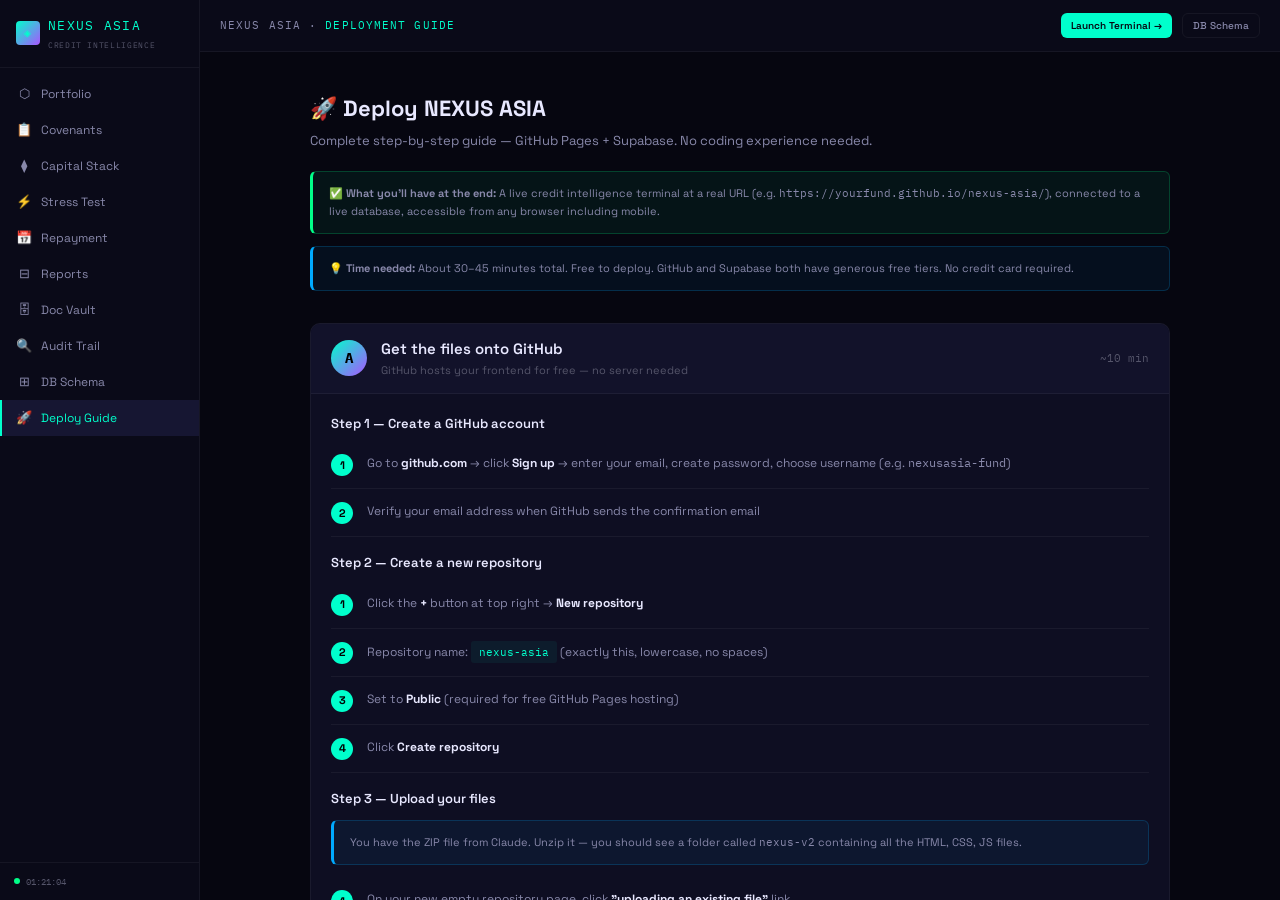
<file: deploy.html>
<!DOCTYPE html>
<html lang="en">
<head>
<meta charset="UTF-8">
<meta name="viewport" content="width=device-width, initial-scale=1.0">
<title>NEXUS ASIA — Deploy Guide</title>
<link rel="stylesheet" href="css/styles.css">
<style>
.step-card { background:var(--bg-dark); border:1px solid var(--border); border-radius:var(--radius-lg); margin-bottom:20px; overflow:hidden; }
.step-header { background:var(--bg-mid); padding:14px 20px; display:flex; align-items:center; gap:14px; border-bottom:1px solid var(--border); }
.step-num { width:36px;height:36px;border-radius:50%;background:linear-gradient(135deg,var(--cyan),var(--purple));display:flex;align-items:center;justify-content:center;font-family:var(--font-mono);font-size:14px;font-weight:700;color:#000;flex-shrink:0; }
.step-title { font-size:15px;font-weight:600; }
.step-subtitle { font-size:11px;color:var(--text-muted);margin-top:2px; }
.step-body { padding:20px; }
.step-body p { font-size:12px; color:var(--text-secondary); line-height:1.7; margin-bottom:10px; }
.step-body ol { padding-left:20px; font-size:12px; color:var(--text-secondary); line-height:2; }
.step-body ol li { margin-bottom:4px; }
.step-body strong { color:var(--text-primary); }
.cmd { background:var(--bg-deep); border:1px solid var(--border); border-radius:var(--radius); padding:10px 14px; font-family:var(--font-mono); font-size:11px; color:var(--cyan); display:block; margin:10px 0; overflow-x:auto; position:relative; }
.cmd-group { background:var(--bg-deep); border:1px solid var(--border); border-radius:var(--radius); padding:14px; margin:10px 0; font-family:var(--font-mono); font-size:11px; line-height:2; }
.cmd-line { color:var(--cyan); display:block; }
.cmd-comment { color:var(--text-muted); font-style:italic; }
.img-placeholder { background:var(--bg-surface); border:1px dashed var(--border-bright); border-radius:var(--radius); padding:20px; text-align:center; color:var(--text-muted); font-size:11px; margin:10px 0; }
.warn-box { background:rgba(255,170,0,0.06); border:1px solid rgba(255,170,0,0.2); border-left:3px solid var(--amber); border-radius:var(--radius); padding:12px 16px; margin:12px 0; font-size:11px; color:var(--text-secondary); line-height:1.7; }
.ok-box   { background:rgba(0,255,136,0.06); border:1px solid rgba(0,255,136,0.2); border-left:3px solid var(--green); border-radius:var(--radius); padding:12px 16px; margin:12px 0; font-size:11px; color:var(--text-secondary); line-height:1.7; }
.note-box  { background:rgba(0,170,255,0.06); border:1px solid rgba(0,170,255,0.2); border-left:3px solid var(--blue); border-radius:var(--radius); padding:12px 16px; margin:12px 0; font-size:11px; color:var(--text-secondary); line-height:1.7; }
.screen-step { display:flex; align-items:flex-start; gap:14px; padding:12px 0; border-bottom:1px solid var(--border); }
.screen-step:last-child { border-bottom:none; }
.screen-num { width:22px;height:22px;border-radius:50%;background:var(--cyan);color:#000;display:flex;align-items:center;justify-content:center;font-size:11px;font-weight:700;flex-shrink:0;margin-top:1px; }
.screen-text { font-size:12px; color:var(--text-secondary); line-height:1.7; }
.screen-text strong { color:var(--text-primary); }
.breadcrumb-path { font-family:var(--font-mono); font-size:11px; color:var(--cyan); background:rgba(0,255,204,0.06); padding:2px 8px; border-radius:3px; display:inline-block; }
.file-tree { background:var(--bg-deep); border:1px solid var(--border); border-radius:var(--radius); padding:14px; font-family:var(--font-mono); font-size:11px; color:var(--text-secondary); line-height:2; }
.file-tree .folder { color:var(--cyan); }
.file-tree .file   { color:var(--text-secondary); margin-left:20px; }
.file-tree .note   { color:var(--text-muted); font-style:italic; margin-left:20px; }
.copy-btn-inline { cursor:pointer; background:var(--bg-surface); border:1px solid var(--border); color:var(--text-muted); padding:3px 8px; border-radius:3px; font-size:9px; font-family:var(--font-mono); float:right; transition:all 0.15s; }
.copy-btn-inline:hover { border-color:var(--cyan); color:var(--cyan); }
</style>
</head>
<body>
<div class="terminal-shell">
  <aside class="sidebar" id="sidebar"></aside>
  <div class="main-content">
    <div class="topbar">
      <div class="topbar-title">NEXUS ASIA · <span>DEPLOYMENT GUIDE</span></div>
      <div style="margin-left:auto;display:flex;gap:10px">
        <a href="index.html" class="btn btn-sm btn-primary">Launch Terminal →</a>
        <a href="schema.html" class="btn btn-sm btn-ghost">DB Schema</a>
      </div>
    </div>
    <div class="page-content" style="max-width:900px;margin:0 auto">

      <div style="padding:20px 0">
        <div style="font-size:22px;font-weight:700;margin-bottom:6px">🚀 Deploy NEXUS ASIA</div>
        <div style="font-size:13px;color:var(--text-secondary);margin-bottom:20px">Complete step-by-step guide — GitHub Pages + Supabase. No coding experience needed.</div>

        <div class="ok-box">
          ✅ <strong>What you'll have at the end:</strong> A live credit intelligence terminal at a real URL (e.g. <code style="font-family:var(--font-mono)">https://yourfund.github.io/nexus-asia/</code>), connected to a live database, accessible from any browser including mobile.
        </div>
        <div class="note-box">
          💡 <strong>Time needed:</strong> About 30–45 minutes total. Free to deploy. GitHub and Supabase both have generous free tiers. No credit card required.
        </div>
      </div>

      <!-- PHASE 1: GitHub -->
      <div class="step-card">
        <div class="step-header">
          <div class="step-num">A</div>
          <div>
            <div class="step-title">Get the files onto GitHub</div>
            <div class="step-subtitle">GitHub hosts your frontend for free — no server needed</div>
          </div>
          <span style="margin-left:auto;font-size:11px;color:var(--text-muted);font-family:var(--font-mono)">~10 min</span>
        </div>
        <div class="step-body">

          <div style="font-weight:600;margin-bottom:8px;font-size:13px">Step 1 — Create a GitHub account</div>
          <div class="screen-step">
            <div class="screen-num">1</div>
            <div class="screen-text">Go to <strong>github.com</strong> → click <strong>Sign up</strong> → enter your email, create password, choose username (e.g. <code style="font-family:var(--font-mono)">nexusasia-fund</code>)</div>
          </div>
          <div class="screen-step">
            <div class="screen-num">2</div>
            <div class="screen-text">Verify your email address when GitHub sends the confirmation email</div>
          </div>

          <div style="font-weight:600;margin:16px 0 8px;font-size:13px">Step 2 — Create a new repository</div>
          <div class="screen-step">
            <div class="screen-num">1</div>
            <div class="screen-text">Click the <strong>+</strong> button at top right → <strong>New repository</strong></div>
          </div>
          <div class="screen-step">
            <div class="screen-num">2</div>
            <div class="screen-text">Repository name: <span class="breadcrumb-path">nexus-asia</span> (exactly this, lowercase, no spaces)</div>
          </div>
          <div class="screen-step">
            <div class="screen-num">3</div>
            <div class="screen-text">Set to <strong>Public</strong> (required for free GitHub Pages hosting)</div>
          </div>
          <div class="screen-step">
            <div class="screen-num">4</div>
            <div class="screen-text">Click <strong>Create repository</strong></div>
          </div>

          <div style="font-weight:600;margin:16px 0 8px;font-size:13px">Step 3 — Upload your files</div>
          <div class="note-box">
            You have the ZIP file from Claude. Unzip it — you should see a folder called <code style="font-family:var(--font-mono)">nexus-v2</code> containing all the HTML, CSS, JS files.
          </div>
          <div class="screen-step">
            <div class="screen-num">1</div>
            <div class="screen-text">On your new empty repository page, click <strong>"uploading an existing file"</strong> link</div>
          </div>
          <div class="screen-step">
            <div class="screen-num">2</div>
            <div class="screen-text">Open your unzipped <code style="font-family:var(--font-mono)">nexus-v2</code> folder, select ALL files and folders inside it, drag them onto the GitHub upload area</div>
          </div>
          <div class="screen-step">
            <div class="screen-num">3</div>
            <div class="screen-text"><strong>Important:</strong> You want GitHub to see files like <code style="font-family:var(--font-mono)">index.html</code> at the ROOT of the repo, not inside a subfolder. The final structure must look like this:</div>
          </div>
          <div class="file-tree">
            <span class="folder">nexus-asia/  (your repo root)</span>
            <span class="file">├── index.html</span>
            <span class="file">├── login.html</span>
            <span class="file">├── covenants.html</span>
            <span class="file">├── waterfall.html</span>
            <span class="file">├── stress.html</span>
            <span class="file">├── schedule.html</span>
            <span class="file">├── vault.html</span>
            <span class="file">├── audit.html</span>
            <span class="file">├── schema.html</span>
            <span class="file">├── deploy.html</span>
            <span class="folder">├── css/</span>
            <span class="note">│   └── styles.css</span>
            <span class="folder">├── js/</span>
            <span class="note">│   ├── config.js   ← you'll edit this</span>
            <span class="note">│   ├── scoring-engine.js</span>
            <span class="note">│   ├── charts.js</span>
            <span class="note">│   ├── report-generator.js</span>
            <span class="note">│   └── supabase-client.js</span>
            <span class="folder">└── data/</span>
            <span class="note">    └── seed-data.js</span>
          </div>
          <div class="screen-step">
            <div class="screen-num">4</div>
            <div class="screen-text">Scroll down → click <strong>Commit changes</strong> (green button). GitHub saves your files.</div>
          </div>

          <div style="font-weight:600;margin:16px 0 8px;font-size:13px">Step 4 — Enable GitHub Pages</div>
          <div class="screen-step">
            <div class="screen-num">1</div>
            <div class="screen-text">In your repo, click <strong>Settings</strong> tab (top of the page)</div>
          </div>
          <div class="screen-step">
            <div class="screen-num">2</div>
            <div class="screen-text">In the left sidebar, click <strong>Pages</strong></div>
          </div>
          <div class="screen-step">
            <div class="screen-num">3</div>
            <div class="screen-text">Under "Source": select <strong>Deploy from a branch</strong> → Branch: <strong>main</strong> → Folder: <strong>/ (root)</strong> → click <strong>Save</strong></div>
          </div>
          <div class="screen-step">
            <div class="screen-num">4</div>
            <div class="screen-text">Wait 2–3 minutes. Refresh. You'll see a green box: <strong>"Your site is live at https://YOUR_USERNAME.github.io/nexus-asia/"</strong></div>
          </div>
          <div class="ok-box">✅ Your terminal is now live! Visit the URL. It will run on <strong>offline seed data</strong> automatically until you connect Supabase in Part B.</div>
        </div>
      </div>

      <!-- PHASE 2: Supabase -->
      <div class="step-card">
        <div class="step-header">
          <div class="step-num">B</div>
          <div>
            <div class="step-title">Set up Supabase (your live database)</div>
            <div class="step-subtitle">Supabase gives you a PostgreSQL database + auth + file storage — all free</div>
          </div>
          <span style="margin-left:auto;font-size:11px;color:var(--text-muted);font-family:var(--font-mono)">~15 min</span>
        </div>
        <div class="step-body">

          <div style="font-weight:600;margin-bottom:8px;font-size:13px">Step 1 — Create Supabase account and project</div>
          <div class="screen-step">
            <div class="screen-num">1</div>
            <div class="screen-text">Go to <strong>supabase.com</strong> → click <strong>Start your project</strong> → sign in with GitHub (easiest)</div>
          </div>
          <div class="screen-step">
            <div class="screen-num">2</div>
            <div class="screen-text">Click <strong>New project</strong> → choose your organisation → set:<br>
              <strong>Name:</strong> nexus-asia<br>
              <strong>Database password:</strong> create a strong password (save it!)<br>
              <strong>Region:</strong> choose nearest to your users (e.g. Singapore for Asia)
            </div>
          </div>
          <div class="screen-step">
            <div class="screen-num">3</div>
            <div class="screen-text">Click <strong>Create new project</strong>. Wait ~2 minutes for it to spin up.</div>
          </div>

          <div style="font-weight:600;margin:16px 0 8px;font-size:13px">Step 2 — Get your API keys</div>
          <div class="screen-step">
            <div class="screen-num">1</div>
            <div class="screen-text">In your Supabase project dashboard, click <strong>Settings</strong> (gear icon, left sidebar) → <strong>API</strong></div>
          </div>
          <div class="screen-step">
            <div class="screen-num">2</div>
            <div class="screen-text">You'll see two important values. Copy both:
              <br>• <strong>Project URL</strong>: looks like <code style="font-family:var(--font-mono)">https://abcdefghijk.supabase.co</code>
              <br>• <strong>anon public</strong> key: a long string starting with <code style="font-family:var(--font-mono)">eyJ...</code>
            </div>
          </div>
          <div class="warn-box">⚠️ <strong>The "anon public" key is safe to include in your frontend code.</strong> It's designed to be public. Never use the "service_role" key in frontend code — it bypasses security.</div>

          <div style="font-weight:600;margin:16px 0 8px;font-size:13px">Step 3 — Add your keys to config.js</div>
          <div class="screen-step">
            <div class="screen-num">1</div>
            <div class="screen-text">In your GitHub repository, click on <strong>js/config.js</strong> → click the <strong>pencil (edit) icon</strong></div>
          </div>
          <div class="screen-step">
            <div class="screen-num">2</div>
            <div class="screen-text">Replace lines 10–11 with your actual values:</div>
          </div>
          <div class="cmd-group">
            <span class="cmd-comment">// Replace these two lines:</span>
            <span class="cmd-line">window.__NEXUS_SUPABASE_URL  = 'https://YOUR_PROJECT_REF.supabase.co';</span>
            <span class="cmd-line">window.__NEXUS_SUPABASE_ANON = 'YOUR_ANON_PUBLIC_KEY_HERE';</span>
            <span class="cmd-comment">// ↓ Becomes (example):</span>
            <span class="cmd-line">window.__NEXUS_SUPABASE_URL  = 'https://abcdefghijk.supabase.co';</span>
            <span class="cmd-line">window.__NEXUS_SUPABASE_ANON = 'eyJhbGciOiJIUzI1NiIsInR5cCI6IkpXVCJ9...';</span>
          </div>
          <div class="screen-step">
            <div class="screen-num">3</div>
            <div class="screen-text">Scroll down → click <strong>Commit changes</strong>. GitHub Pages will rebuild in ~60 seconds.</div>
          </div>

          <div style="font-weight:600;margin:16px 0 8px;font-size:13px">Step 4 — Run the database schema</div>
          <div class="screen-step">
            <div class="screen-num">1</div>
            <div class="screen-text">In Supabase dashboard, click <strong>SQL Editor</strong> (left sidebar, looks like a terminal icon)</div>
          </div>
          <div class="screen-step">
            <div class="screen-num">2</div>
            <div class="screen-text">Go to your live site → click <strong>DB Schema</strong> page in the sidebar → click <strong>"📋 Copy Full SQL"</strong> button at top right</div>
          </div>
          <div class="screen-step">
            <div class="screen-num">3</div>
            <div class="screen-text">Paste the SQL into the Supabase SQL Editor → click <strong>Run</strong> (or press Ctrl+Enter)</div>
          </div>
          <div class="screen-step">
            <div class="screen-num">4</div>
            <div class="screen-text">You should see: <strong style="color:var(--green)">Success. No rows returned.</strong> — this means all 12 tables were created.</div>
          </div>
          <div class="ok-box">✅ Your database is ready. Tables are created with all indexes, triggers, RLS policies, and views.</div>

          <div style="font-weight:600;margin:16px 0 8px;font-size:13px">Step 5 — Seed the database with sample data</div>
          <div class="screen-step">
            <div class="screen-num">1</div>
            <div class="screen-text">In Supabase SQL Editor, paste and run this to seed 10 developers:
            </div>
          </div>
          <div class="cmd" id="seedCmd1">-- Paste seed SQL from data/supabase-seed.sql<br>-- OR: open the terminal, open browser console (F12),<br>-- type: await NexusDB.seedAll(NEXUS_DATA)<br>-- then press Enter</div>
          <div class="note-box">
            💡 <strong>Easier method:</strong> On your live terminal, open browser DevTools (press <strong>F12</strong> → Console tab), type:
            <code style="font-family:var(--font-mono);display:block;margin-top:6px;color:var(--cyan)">await NexusDB.seedAll(NEXUS_DATA)</code>
            and press Enter. It will seed all 30 projects, 10 developers, 30 loans, and 16 alerts into Supabase.
          </div>
        </div>
      </div>

      <!-- PHASE 3: Auth -->
      <div class="step-card">
        <div class="step-header">
          <div class="step-num">C</div>
          <div>
            <div class="step-title">Create user accounts (Authentication)</div>
            <div class="step-subtitle">Add team members with CRO, Portfolio Manager, Analyst roles</div>
          </div>
          <span style="margin-left:auto;font-size:11px;color:var(--text-muted);font-family:var(--font-mono)">~5 min</span>
        </div>
        <div class="step-body">
          <div class="screen-step">
            <div class="screen-num">1</div>
            <div class="screen-text">In Supabase dashboard → click <strong>Authentication</strong> (left sidebar, person icon) → <strong>Users</strong></div>
          </div>
          <div class="screen-step">
            <div class="screen-num">2</div>
            <div class="screen-text">Click <strong>Add user</strong> → <strong>Create new user</strong> → enter email and password for each team member</div>
          </div>
          <div class="screen-step">
            <div class="screen-num">3</div>
            <div class="screen-text">To set a user's role (CRO / PM / ANALYST), run this SQL in the SQL Editor (replace values):
            </div>
          </div>
          <div class="cmd-group">
            <span class="cmd-comment">-- Set role for a user (run in SQL Editor)</span>
            <span class="cmd-line">UPDATE auth.users</span>
            <span class="cmd-line">SET raw_user_meta_data = raw_user_meta_data || '{"role": "CRO"}'::jsonb</span>
            <span class="cmd-line">WHERE email = 'your-cro@yourfund.com';</span>
            <br>
            <span class="cmd-comment">-- Valid roles: CRO | PM | ANALYST | VIEWER | BOARD</span>
          </div>
          <div class="screen-step">
            <div class="screen-num">4</div>
            <div class="screen-text">Team members can now log in at <code style="font-family:var(--font-mono)">https://YOUR_USERNAME.github.io/nexus-asia/login.html</code></div>
          </div>
          <div class="ok-box">✅ Authentication is working. The terminal will automatically load live data from Supabase when users sign in.</div>
        </div>
      </div>

      <!-- PHASE 4: Storage -->
      <div class="step-card">
        <div class="step-header">
          <div class="step-num">D</div>
          <div>
            <div class="step-title">Enable Document Storage (for Doc Vault)</div>
            <div class="step-subtitle">Supabase Storage lets you upload and store PDF reports, site photos, loan agreements</div>
          </div>
          <span style="margin-left:auto;font-size:11px;color:var(--text-muted);font-family:var(--font-mono)">~5 min</span>
        </div>
        <div class="step-body">
          <div class="screen-step">
            <div class="screen-num">1</div>
            <div class="screen-text">In Supabase → click <strong>Storage</strong> (left sidebar) → <strong>New bucket</strong></div>
          </div>
          <div class="screen-step">
            <div class="screen-num">2</div>
            <div class="screen-text">Bucket name: <span class="breadcrumb-path">project-docs</span> → keep <strong>Private</strong> (not public) → click <strong>Save</strong></div>
          </div>
          <div class="screen-step">
            <div class="screen-num">3</div>
            <div class="screen-text">Run this SQL to allow authenticated users to upload/view:</div>
          </div>
          <div class="cmd-group">
            <span class="cmd-line">CREATE POLICY "auth_upload" ON storage.objects</span>
            <span class="cmd-line">  FOR INSERT TO authenticated</span>
            <span class="cmd-line">  WITH CHECK (bucket_id = 'project-docs');</span>
            <br>
            <span class="cmd-line">CREATE POLICY "auth_read" ON storage.objects</span>
            <span class="cmd-line">  FOR SELECT TO authenticated</span>
            <span class="cmd-line">  USING (bucket_id = 'project-docs');</span>
          </div>
          <div class="ok-box">✅ Document vault is now live. Team members can upload and view PDFs, Excel files, and images from any project dossier.</div>
        </div>
      </div>

      <!-- PHASE 5: Monthly updates -->
      <div class="step-card">
        <div class="step-header">
          <div class="step-num">E</div>
          <div>
            <div class="step-title">Monthly project data updates</div>
            <div class="step-subtitle">How to keep your portfolio data current every month</div>
          </div>
          <span style="margin-left:auto;font-size:11px;color:var(--text-muted);font-family:var(--font-mono)">Ongoing</span>
        </div>
        <div class="step-body">
          <p>Every month, you or your analyst team should update project data. There are 3 ways:</p>

          <div style="font-weight:600;margin-bottom:8px;font-size:13px">Option 1 — CSV Upload (recommended for teams)</div>
          <p>Prepare a CSV with updated values for each project (DSCR, construction progress, sales velocity, escrow balance, etc). Use the <strong>Data Ingest</strong> button in the terminal to upload it. The parser will update all matching records.</p>

          <div style="font-weight:600;margin:14px 0 8px;font-size:13px">Option 2 — Supabase Table Editor (for non-coders)</div>
          <div class="screen-step">
            <div class="screen-num">1</div>
            <div class="screen-text">In Supabase → click <strong>Table Editor</strong> → open <strong>projects</strong> table</div>
          </div>
          <div class="screen-step">
            <div class="screen-num">2</div>
            <div class="screen-text">Click any row → edit the values → click the checkmark to save. Changes show in the terminal immediately on next page load.</div>
          </div>

          <div style="font-weight:600;margin:14px 0 8px;font-size:13px">Option 3 — SQL Update (for analysts)</div>
          <div class="cmd-group">
            <span class="cmd-comment">-- Monthly update example (run in SQL Editor)</span>
            <span class="cmd-line">UPDATE projects SET</span>
            <span class="cmd-line">  construction_progress = 78,</span>
            <span class="cmd-line">  dscr = 1.42,</span>
            <span class="cmd-line">  escrow_balance = 285000000,</span>
            <span class="cmd-line">  sales_velocity = 22,</span>
            <span class="cmd-line">  updated_at = NOW()</span>
            <span class="cmd-line">WHERE id = 'PRJ001';</span>
          </div>

          <div class="note-box">
            💡 After any update, the risk scoring engine automatically recalculates scores and alert levels on the next page load. If a project's DSCR drops below 1.0, it will automatically turn RED.
          </div>
        </div>
      </div>

      <!-- Quick Reference -->
      <div class="step-card">
        <div class="step-header">
          <div class="step-num">F</div>
          <div>
            <div class="step-title">Quick Reference — URLs & Keys</div>
            <div class="step-subtitle">Bookmark these pages</div>
          </div>
        </div>
        <div class="step-body">
          <table class="info-table" style="font-size:12px">
            <tr><td>Your terminal (live)</td><td><code style="font-family:var(--font-mono);color:var(--cyan)">https://YOUR_USERNAME.github.io/nexus-asia/</code></td></tr>
            <tr><td>Login page</td><td><code style="font-family:var(--font-mono);color:var(--cyan)">https://YOUR_USERNAME.github.io/nexus-asia/login.html</code></td></tr>
            <tr><td>Supabase dashboard</td><td><code style="font-family:var(--font-mono);color:var(--cyan)">https://app.supabase.com</code></td></tr>
            <tr><td>Supabase SQL Editor</td><td><code style="font-family:var(--font-mono);color:var(--cyan)">app.supabase.com → your project → SQL Editor</code></td></tr>
            <tr><td>Supabase Table Editor</td><td><code style="font-family:var(--font-mono);color:var(--cyan)">app.supabase.com → your project → Table Editor</code></td></tr>
            <tr><td>GitHub repo</td><td><code style="font-family:var(--font-mono);color:var(--cyan)">github.com/YOUR_USERNAME/nexus-asia</code></td></tr>
            <tr><td>Edit config.js</td><td><code style="font-family:var(--font-mono);color:var(--cyan)">github.com/YOUR_USERNAME/nexus-asia/edit/main/js/config.js</code></td></tr>
          </table>
          <div class="warn-box" style="margin-top:16px">
            ⚠️ <strong>For a real fund with real data:</strong> Consider setting the GitHub repository to <strong>Private</strong> (requires GitHub Pro ~$4/mo). Supabase row-level security (already configured in the schema) ensures users only access what they're authorised to see.
          </div>
          <div class="ok-box">
            🎉 <strong>You're live!</strong> Share <code style="font-family:var(--font-mono)">https://YOUR_USERNAME.github.io/nexus-asia/login.html</code> with your team. They can now monitor your entire real estate credit portfolio from any device.
          </div>
        </div>
      </div>

    </div>
  </div>
</div>

<script>
document.getElementById('sidebar').innerHTML = `<div class="sidebar-logo"><div class="logo-mark"><div class="logo-icon">◈</div><div><div>NEXUS ASIA</div><div class="logo-sub">Credit Intelligence</div></div></div></div>
<nav class="sidebar-nav">
  <a class="nav-item" href="index.html"><span class="nav-icon">⬡</span><span>Portfolio</span></a>
  <a class="nav-item" href="covenants.html"><span class="nav-icon">📋</span><span>Covenants</span></a>
  <a class="nav-item" href="waterfall.html"><span class="nav-icon">⧫</span><span>Capital Stack</span></a>
  <a class="nav-item" href="stress.html"><span class="nav-icon">⚡</span><span>Stress Test</span></a>
  <a class="nav-item" href="schedule.html"><span class="nav-icon">📅</span><span>Repayment</span></a>
  <a class="nav-item" href="reports.html"><span class="nav-icon">⊟</span><span>Reports</span></a>
  <a class="nav-item" href="vault.html"><span class="nav-icon">🗄</span><span>Doc Vault</span></a>
  <a class="nav-item" href="audit.html"><span class="nav-icon">🔍</span><span>Audit Trail</span></a>
  <a class="nav-item" href="schema.html"><span class="nav-icon">⊞</span><span>DB Schema</span></a>
  <a class="nav-item active" href="deploy.html"><span class="nav-icon">🚀</span><span>Deploy Guide</span></a>
</nav>
<div class="sidebar-footer"><div class="status-ticker"><div class="status-dot"></div><span id="sc">--:--</span></div></div>`;
setInterval(() => document.getElementById('sc').textContent = new Date().toLocaleTimeString('en-IN',{hour12:false}), 1000);
</script>
</body>
</html>
</file>
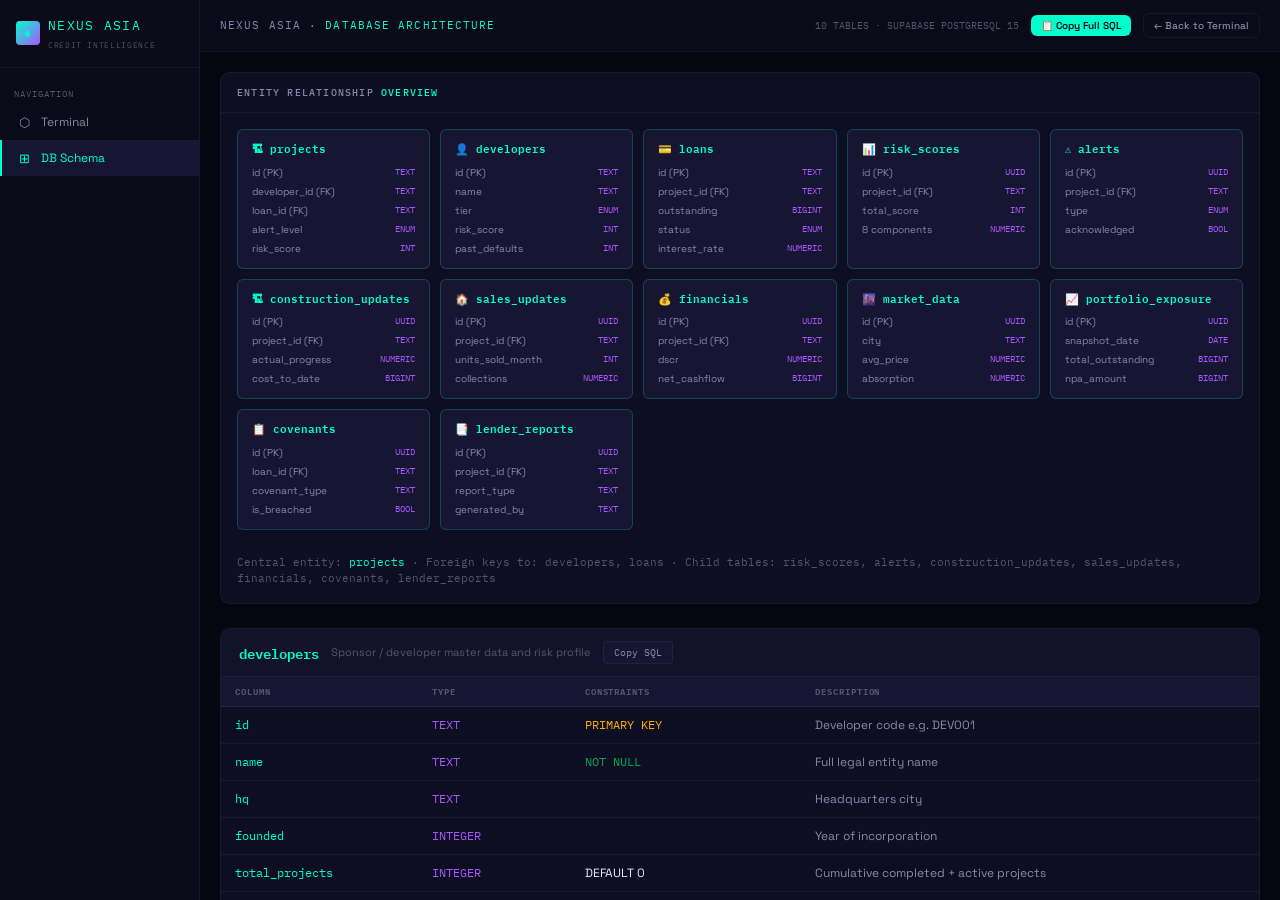
<file: schema.html>
<!DOCTYPE html>
<html lang="en">
<head>
<meta charset="UTF-8">
<meta name="viewport" content="width=device-width, initial-scale=1.0">
<title>NEXUS ASIA — Database Schema</title>
<link rel="stylesheet" href="css/styles.css">
<style>
.schema-container { max-width: 1200px; margin: 0 auto; }
.table-card { background: var(--bg-dark); border: 1px solid var(--border); border-radius: var(--radius-lg); margin-bottom: 20px; overflow: hidden; }
.table-card-header { background: var(--bg-mid); padding: 12px 18px; border-bottom: 1px solid var(--border); display: flex; align-items: center; gap: 12px; }
.table-name { font-family: var(--font-mono); font-size: 14px; font-weight: 600; color: var(--cyan); }
.table-desc { font-size: 11px; color: var(--text-muted); }
.field-table { width: 100%; border-collapse: collapse; }
.field-table th { background: var(--bg-surface); padding: 8px 14px; font-family: var(--font-mono); font-size: 9px; text-transform: uppercase; letter-spacing: 0.1em; color: var(--text-muted); text-align: left; border-bottom: 1px solid var(--border); }
.field-table td { padding: 9px 14px; border-bottom: 1px solid var(--border); font-size: 12px; vertical-align: top; }
.field-table tr:last-child td { border-bottom: none; }
.field-table tr:hover td { background: var(--bg-surface); }
.col-name { font-family: var(--font-mono); color: var(--text-accent); font-size: 12px; }
.col-type { font-family: var(--font-mono); color: var(--purple); font-size: 11px; }
.col-constraint { font-family: var(--font-mono); font-size: 10px; }
.pk { color: var(--amber); }
.fk { color: var(--blue); }
.nn { color: var(--green-dim); }
.col-desc { color: var(--text-secondary); font-size: 11px; }
.index-pill { display: inline-block; background: var(--bg-surface); border: 1px solid var(--border); border-radius: 3px; padding: 1px 7px; font-family: var(--font-mono); font-size: 9px; color: var(--text-secondary); margin: 2px; }
.sql-block { background: var(--bg-deep); padding: 20px 24px; border-top: 1px solid var(--border); font-family: var(--font-mono); font-size: 10.5px; color: var(--text-secondary); overflow-x: auto; line-height: 1.8; white-space: pre; }
.sql-kw { color: #ff79c6; }
.sql-type { color: #8be9fd; }
.sql-str { color: #f1fa8c; }
.sql-cmt { color: #6272a4; font-style: italic; }
.sql-fn { color: var(--cyan); }
.erd-grid { display: grid; grid-template-columns: repeat(auto-fill, minmax(180px, 1fr)); gap: 10px; margin-bottom: 24px; }
.erd-node { background: var(--bg-surface); border: 1px solid var(--border-accent); border-radius: var(--radius); padding: 10px 14px; }
.erd-node-name { font-family: var(--font-mono); font-size: 11px; color: var(--cyan); margin-bottom: 6px; font-weight: 600; }
.erd-field { font-size: 10px; color: var(--text-secondary); padding: 2px 0; display: flex; justify-content: space-between; }
.erd-field .type { color: var(--purple); font-family: var(--font-mono); font-size: 9px; }
.copy-btn { cursor: pointer; background: var(--bg-surface); border: 1px solid var(--border); color: var(--text-secondary); padding: 4px 10px; border-radius: 4px; font-size: 10px; font-family: var(--font-mono); transition: all 0.15s; }
.copy-btn:hover { border-color: var(--cyan); color: var(--cyan); }
</style>
</head>
<body>
<div class="terminal-shell">
  <aside class="sidebar">
    <div class="sidebar-logo">
      <div class="logo-mark">
        <div class="logo-icon">◈</div>
        <div><div>NEXUS ASIA</div><div class="logo-sub">Credit Intelligence</div></div>
      </div>
    </div>
    <nav class="sidebar-nav">
      <div class="nav-section-label">Navigation</div>
      <a class="nav-item" href="index.html"><span class="nav-icon">⬡</span><span>Terminal</span></a>
      <a class="nav-item active" href="schema.html"><span class="nav-icon">⊞</span><span>DB Schema</span></a>
    </nav>
  </aside>
  <div class="main-content">
    <div class="topbar">
      <div class="topbar-title">NEXUS ASIA · <span>DATABASE ARCHITECTURE</span></div>
      <div class="topbar-metrics" style="margin-left:auto;display:flex;gap:12px;align-items:center">
        <span style="font-size:10px;color:var(--text-muted);font-family:var(--font-mono)">10 TABLES · SUPABASE POSTGRESQL 15</span>
        <button class="btn btn-sm btn-primary" onclick="copyAllSQL()">📋 Copy Full SQL</button>
        <a href="index.html" class="btn btn-sm btn-ghost">← Back to Terminal</a>
      </div>
    </div>
    <div class="page-content">
      <div class="schema-container">

        <!-- ERD OVERVIEW -->
        <div class="panel" style="margin-bottom:24px">
          <div class="panel-header"><span class="panel-title">Entity Relationship <span class="accent">Overview</span></span></div>
          <div class="panel-body">
            <div class="erd-grid">
              <div class="erd-node"><div class="erd-node-name">🏗 projects</div><div class="erd-field"><span>id (PK)</span><span class="type">TEXT</span></div><div class="erd-field"><span>developer_id (FK)</span><span class="type">TEXT</span></div><div class="erd-field"><span>loan_id (FK)</span><span class="type">TEXT</span></div><div class="erd-field"><span>alert_level</span><span class="type">ENUM</span></div><div class="erd-field"><span>risk_score</span><span class="type">INT</span></div></div>
              <div class="erd-node"><div class="erd-node-name">👤 developers</div><div class="erd-field"><span>id (PK)</span><span class="type">TEXT</span></div><div class="erd-field"><span>name</span><span class="type">TEXT</span></div><div class="erd-field"><span>tier</span><span class="type">ENUM</span></div><div class="erd-field"><span>risk_score</span><span class="type">INT</span></div><div class="erd-field"><span>past_defaults</span><span class="type">INT</span></div></div>
              <div class="erd-node"><div class="erd-node-name">💳 loans</div><div class="erd-field"><span>id (PK)</span><span class="type">TEXT</span></div><div class="erd-field"><span>project_id (FK)</span><span class="type">TEXT</span></div><div class="erd-field"><span>outstanding</span><span class="type">BIGINT</span></div><div class="erd-field"><span>status</span><span class="type">ENUM</span></div><div class="erd-field"><span>interest_rate</span><span class="type">NUMERIC</span></div></div>
              <div class="erd-node"><div class="erd-node-name">📊 risk_scores</div><div class="erd-field"><span>id (PK)</span><span class="type">UUID</span></div><div class="erd-field"><span>project_id (FK)</span><span class="type">TEXT</span></div><div class="erd-field"><span>total_score</span><span class="type">INT</span></div><div class="erd-field"><span>8 components</span><span class="type">NUMERIC</span></div></div>
              <div class="erd-node"><div class="erd-node-name">⚠️ alerts</div><div class="erd-field"><span>id (PK)</span><span class="type">UUID</span></div><div class="erd-field"><span>project_id (FK)</span><span class="type">TEXT</span></div><div class="erd-field"><span>type</span><span class="type">ENUM</span></div><div class="erd-field"><span>acknowledged</span><span class="type">BOOL</span></div></div>
              <div class="erd-node"><div class="erd-node-name">🏗 construction_updates</div><div class="erd-field"><span>id (PK)</span><span class="type">UUID</span></div><div class="erd-field"><span>project_id (FK)</span><span class="type">TEXT</span></div><div class="erd-field"><span>actual_progress</span><span class="type">NUMERIC</span></div><div class="erd-field"><span>cost_to_date</span><span class="type">BIGINT</span></div></div>
              <div class="erd-node"><div class="erd-node-name">🏠 sales_updates</div><div class="erd-field"><span>id (PK)</span><span class="type">UUID</span></div><div class="erd-field"><span>project_id (FK)</span><span class="type">TEXT</span></div><div class="erd-field"><span>units_sold_month</span><span class="type">INT</span></div><div class="erd-field"><span>collections</span><span class="type">NUMERIC</span></div></div>
              <div class="erd-node"><div class="erd-node-name">💰 financials</div><div class="erd-field"><span>id (PK)</span><span class="type">UUID</span></div><div class="erd-field"><span>project_id (FK)</span><span class="type">TEXT</span></div><div class="erd-field"><span>dscr</span><span class="type">NUMERIC</span></div><div class="erd-field"><span>net_cashflow</span><span class="type">BIGINT</span></div></div>
              <div class="erd-node"><div class="erd-node-name">🌆 market_data</div><div class="erd-field"><span>id (PK)</span><span class="type">UUID</span></div><div class="erd-field"><span>city</span><span class="type">TEXT</span></div><div class="erd-field"><span>avg_price</span><span class="type">NUMERIC</span></div><div class="erd-field"><span>absorption</span><span class="type">NUMERIC</span></div></div>
              <div class="erd-node"><div class="erd-node-name">📈 portfolio_exposure</div><div class="erd-field"><span>id (PK)</span><span class="type">UUID</span></div><div class="erd-field"><span>snapshot_date</span><span class="type">DATE</span></div><div class="erd-field"><span>total_outstanding</span><span class="type">BIGINT</span></div><div class="erd-field"><span>npa_amount</span><span class="type">BIGINT</span></div></div>
              <div class="erd-node"><div class="erd-node-name">📋 covenants</div><div class="erd-field"><span>id (PK)</span><span class="type">UUID</span></div><div class="erd-field"><span>loan_id (FK)</span><span class="type">TEXT</span></div><div class="erd-field"><span>covenant_type</span><span class="type">TEXT</span></div><div class="erd-field"><span>is_breached</span><span class="type">BOOL</span></div></div>
              <div class="erd-node"><div class="erd-node-name">📑 lender_reports</div><div class="erd-field"><span>id (PK)</span><span class="type">UUID</span></div><div class="erd-field"><span>project_id (FK)</span><span class="type">TEXT</span></div><div class="erd-field"><span>report_type</span><span class="type">TEXT</span></div><div class="erd-field"><span>generated_by</span><span class="type">TEXT</span></div></div>
            </div>
            <div style="font-size:11px;color:var(--text-muted);font-family:var(--font-mono)">Central entity: <span style="color:var(--cyan)">projects</span> · Foreign keys to: developers, loans · Child tables: risk_scores, alerts, construction_updates, sales_updates, financials, covenants, lender_reports</div>
          </div>
        </div>

        <!-- TABLE: developers -->
        <div class="table-card">
          <div class="table-card-header">
            <span class="table-name">developers</span>
            <span class="table-desc">Sponsor / developer master data and risk profile</span>
            <button class="copy-btn" onclick="copySQL('sql-developers')">Copy SQL</button>
          </div>
          <table class="field-table">
            <thead><tr><th>Column</th><th>Type</th><th>Constraints</th><th>Description</th></tr></thead>
            <tbody>
              <tr><td class="col-name">id</td><td class="col-type">TEXT</td><td class="col-constraint pk">PRIMARY KEY</td><td class="col-desc">Developer code e.g. DEV001</td></tr>
              <tr><td class="col-name">name</td><td class="col-type">TEXT</td><td class="col-constraint nn">NOT NULL</td><td class="col-desc">Full legal entity name</td></tr>
              <tr><td class="col-name">hq</td><td class="col-type">TEXT</td><td></td><td class="col-desc">Headquarters city</td></tr>
              <tr><td class="col-name">founded</td><td class="col-type">INTEGER</td><td></td><td class="col-desc">Year of incorporation</td></tr>
              <tr><td class="col-name">total_projects</td><td class="col-type">INTEGER</td><td>DEFAULT 0</td><td class="col-desc">Cumulative completed + active projects</td></tr>
              <tr><td class="col-name">active_projects</td><td class="col-type">INTEGER</td><td>DEFAULT 0</td><td class="col-desc">Currently under development</td></tr>
              <tr><td class="col-name">past_delays</td><td class="col-type">INTEGER</td><td>DEFAULT 0</td><td class="col-desc">Historical project delays (>90 days)</td></tr>
              <tr><td class="col-name">past_defaults</td><td class="col-type">INTEGER</td><td>DEFAULT 0</td><td class="col-desc">Historical loan defaults — key risk signal</td></tr>
              <tr><td class="col-name">portfolio_exposure</td><td class="col-type">BIGINT</td><td>DEFAULT 0</td><td class="col-desc">Total outstanding loan exposure across all projects (INR)</td></tr>
              <tr><td class="col-name">risk_score</td><td class="col-type">INTEGER</td><td>0–100</td><td class="col-desc">Composite sponsor risk score</td></tr>
              <tr><td class="col-name">tier</td><td class="col-type">TEXT</td><td>CHECK IN (AAA,AA,A,B,C,D)</td><td class="col-desc">Credit risk tier classification</td></tr>
              <tr><td class="col-name">net_worth_cr</td><td class="col-type">NUMERIC(14,2)</td><td></td><td class="col-desc">Promoter net worth in Crores</td></tr>
              <tr><td class="col-name">annual_turnover_cr</td><td class="col-type">NUMERIC(14,2)</td><td></td><td class="col-desc">Last audited annual turnover</td></tr>
              <tr><td class="col-name">credit_rating</td><td class="col-type">TEXT</td><td></td><td class="col-desc">External rating (CRISIL/ICRA)</td></tr>
              <tr><td class="col-name">contact_person</td><td class="col-type">TEXT</td><td></td><td class="col-desc">Primary relationship contact</td></tr>
              <tr><td class="col-name">contact_email</td><td class="col-type">TEXT</td><td></td><td class="col-desc">Contact email</td></tr>
              <tr><td class="col-name">pan_number</td><td class="col-type">TEXT</td><td>UNIQUE</td><td class="col-desc">PAN for KYC compliance</td></tr>
              <tr><td class="col-name">gstin</td><td class="col-type">TEXT</td><td></td><td class="col-desc">GST registration number</td></tr>
              <tr><td class="col-name">is_listed</td><td class="col-type">BOOLEAN</td><td>DEFAULT false</td><td class="col-desc">BSE/NSE listed entity</td></tr>
              <tr><td class="col-name">stock_ticker</td><td class="col-type">TEXT</td><td></td><td class="col-desc">Exchange ticker if listed</td></tr>
              <tr><td class="col-name">created_at</td><td class="col-type">TIMESTAMPTZ</td><td>DEFAULT NOW()</td><td class="col-desc">Record creation timestamp</td></tr>
              <tr><td class="col-name">updated_at</td><td class="col-type">TIMESTAMPTZ</td><td>DEFAULT NOW()</td><td class="col-desc">Last update timestamp</td></tr>
            </tbody>
          </table>
          <div style="padding:8px 14px;border-top:1px solid var(--border);font-size:10px;color:var(--text-muted)">
            Indexes: <span class="index-pill">tier</span><span class="index-pill">risk_score</span><span class="index-pill">past_defaults</span>
          </div>
          <pre class="sql-block" id="sql-developers"><span class="sql-cmt">-- DEVELOPERS: Sponsor / developer master data</span>
<span class="sql-kw">CREATE TABLE</span> developers (
  id                   <span class="sql-type">TEXT</span>         <span class="sql-kw">PRIMARY KEY</span>,
  name                 <span class="sql-type">TEXT</span>         <span class="sql-kw">NOT NULL</span>,
  hq                   <span class="sql-type">TEXT</span>,
  founded              <span class="sql-type">INTEGER</span>,
  total_projects       <span class="sql-type">INTEGER</span>      <span class="sql-kw">DEFAULT</span> 0,
  active_projects      <span class="sql-type">INTEGER</span>      <span class="sql-kw">DEFAULT</span> 0,
  past_delays          <span class="sql-type">INTEGER</span>      <span class="sql-kw">DEFAULT</span> 0,
  past_defaults        <span class="sql-type">INTEGER</span>      <span class="sql-kw">DEFAULT</span> 0,
  portfolio_exposure   <span class="sql-type">BIGINT</span>       <span class="sql-kw">DEFAULT</span> 0,
  risk_score           <span class="sql-type">INTEGER</span>      <span class="sql-kw">CHECK</span>(risk_score <span class="sql-kw">BETWEEN</span> 0 <span class="sql-kw">AND</span> 100),
  tier                 <span class="sql-type">TEXT</span>         <span class="sql-kw">CHECK</span>(tier <span class="sql-kw">IN</span> (<span class="sql-str">'AAA'</span>,<span class="sql-str">'AA'</span>,<span class="sql-str">'A'</span>,<span class="sql-str">'B'</span>,<span class="sql-str">'C'</span>,<span class="sql-str">'D'</span>)),
  net_worth_cr         <span class="sql-type">NUMERIC</span>(14,2),
  annual_turnover_cr   <span class="sql-type">NUMERIC</span>(14,2),
  credit_rating        <span class="sql-type">TEXT</span>,
  contact_person       <span class="sql-type">TEXT</span>,
  contact_email        <span class="sql-type">TEXT</span>,
  pan_number           <span class="sql-type">TEXT</span>         <span class="sql-kw">UNIQUE</span>,
  gstin                <span class="sql-type">TEXT</span>,
  is_listed            <span class="sql-type">BOOLEAN</span>      <span class="sql-kw">DEFAULT</span> <span class="sql-kw">false</span>,
  stock_ticker         <span class="sql-type">TEXT</span>,
  created_at           <span class="sql-type">TIMESTAMPTZ</span>  <span class="sql-kw">DEFAULT</span> <span class="sql-fn">NOW</span>(),
  updated_at           <span class="sql-type">TIMESTAMPTZ</span>  <span class="sql-kw">DEFAULT</span> <span class="sql-fn">NOW</span>()
);
<span class="sql-kw">CREATE INDEX</span> idx_dev_tier      <span class="sql-kw">ON</span> developers(tier);
<span class="sql-kw">CREATE INDEX</span> idx_dev_risk      <span class="sql-kw">ON</span> developers(risk_score);
<span class="sql-kw">CREATE INDEX</span> idx_dev_defaults  <span class="sql-kw">ON</span> developers(past_defaults);</pre>
        </div>

        <!-- TABLE: projects -->
        <div class="table-card">
          <div class="table-card-header">
            <span class="table-name">projects</span>
            <span class="table-desc">Core project master table — central entity</span>
            <button class="copy-btn" onclick="copySQL('sql-projects')">Copy SQL</button>
          </div>
          <table class="field-table">
            <thead><tr><th>Column</th><th>Type</th><th>Constraints</th><th>Description</th></tr></thead>
            <tbody>
              <tr><td class="col-name">id</td><td class="col-type">TEXT</td><td class="col-constraint pk">PRIMARY KEY</td><td class="col-desc">Project code e.g. PRJ001</td></tr>
              <tr><td class="col-name">name</td><td class="col-type">TEXT</td><td class="col-constraint nn">NOT NULL</td><td class="col-desc">Project marketing name</td></tr>
              <tr><td class="col-name">developer_id</td><td class="col-type">TEXT</td><td class="col-constraint fk">FK → developers.id</td><td class="col-desc">Sponsoring developer</td></tr>
              <tr><td class="col-name">loan_id</td><td class="col-type">TEXT</td><td class="col-constraint fk">FK → loans.id</td><td class="col-desc">Primary loan facility</td></tr>
              <tr><td class="col-name">city</td><td class="col-type">TEXT</td><td></td><td class="col-desc">Project city</td></tr>
              <tr><td class="col-name">state</td><td class="col-type">TEXT</td><td></td><td class="col-desc">Project state</td></tr>
              <tr><td class="col-name">micro_market</td><td class="col-type">TEXT</td><td></td><td class="col-desc">Sub-locality / micro-market</td></tr>
              <tr><td class="col-name">pin_code</td><td class="col-type">TEXT</td><td></td><td class="col-desc">PIN code for geo-routing</td></tr>
              <tr><td class="col-name">lat</td><td class="col-type">NUMERIC(10,6)</td><td></td><td class="col-desc">Latitude for mapping</td></tr>
              <tr><td class="col-name">lng</td><td class="col-type">NUMERIC(10,6)</td><td></td><td class="col-desc">Longitude for mapping</td></tr>
              <tr><td class="col-name">type</td><td class="col-type">TEXT</td><td></td><td class="col-desc">Residential / Commercial / Mixed-use / Township</td></tr>
              <tr><td class="col-name">total_units</td><td class="col-type">INTEGER</td><td></td><td class="col-desc">Total sanctioned units</td></tr>
              <tr><td class="col-name">total_area_sqft</td><td class="col-type">NUMERIC(14,2)</td><td></td><td class="col-desc">Total saleable area sq.ft.</td></tr>
              <tr><td class="col-name">total_project_cost</td><td class="col-type">BIGINT</td><td></td><td class="col-desc">Total project cost (INR)</td></tr>
              <tr><td class="col-name">launch_date</td><td class="col-type">DATE</td><td></td><td class="col-desc">Official RERA launch date</td></tr>
              <tr><td class="col-name">completion_date</td><td class="col-type">DATE</td><td></td><td class="col-desc">Target OC / handover date</td></tr>
              <tr><td class="col-name">revised_completion_date</td><td class="col-type">DATE</td><td></td><td class="col-desc">Revised completion if delayed</td></tr>
              <tr><td class="col-name">rera_number</td><td class="col-type">TEXT</td><td>UNIQUE</td><td class="col-desc">RERA registration number</td></tr>
              <tr><td class="col-name">rera_expiry</td><td class="col-type">DATE</td><td></td><td class="col-desc">RERA certificate expiry</td></tr>
              <tr><td class="col-name">risk_score</td><td class="col-type">INTEGER</td><td>0–100</td><td class="col-desc">Current composite risk score</td></tr>
              <tr><td class="col-name">alert_level</td><td class="col-type">TEXT</td><td>CHECK IN (GREEN,AMBER,RED)</td><td class="col-desc">Current alert classification</td></tr>
              <tr><td class="col-name">construction_progress</td><td class="col-type">NUMERIC(5,2)</td><td></td><td class="col-desc">Actual construction % complete</td></tr>
              <tr><td class="col-name">scheduled_progress</td><td class="col-type">NUMERIC(5,2)</td><td></td><td class="col-desc">Planned % per schedule</td></tr>
              <tr><td class="col-name">units_sold</td><td class="col-type">INTEGER</td><td></td><td class="col-desc">Cumulative units sold</td></tr>
              <tr><td class="col-name">sales_velocity</td><td class="col-type">INTEGER</td><td></td><td class="col-desc">Monthly sales run-rate (units/mo)</td></tr>
              <tr><td class="col-name">sales_target</td><td class="col-type">INTEGER</td><td></td><td class="col-desc">Monthly sales target</td></tr>
              <tr><td class="col-name">dscr</td><td class="col-type">NUMERIC(6,3)</td><td></td><td class="col-desc">Debt Service Coverage Ratio</td></tr>
              <tr><td class="col-name">ltv</td><td class="col-type">NUMERIC(5,2)</td><td></td><td class="col-desc">Loan-to-Value %</td></tr>
              <tr><td class="col-name">ltc</td><td class="col-type">NUMERIC(5,2)</td><td></td><td class="col-desc">Loan-to-Cost %</td></tr>
              <tr><td class="col-name">cost_overrun</td><td class="col-type">NUMERIC(6,2)</td><td>DEFAULT 0</td><td class="col-desc">Cost overrun % vs approved budget</td></tr>
              <tr><td class="col-name">escrow_balance</td><td class="col-type">BIGINT</td><td></td><td class="col-desc">Current escrow account balance (INR)</td></tr>
              <tr><td class="col-name">escrow_required</td><td class="col-type">BIGINT</td><td></td><td class="col-desc">Required escrow per loan agreement</td></tr>
              <tr><td class="col-name">description</td><td class="col-type">TEXT</td><td></td><td class="col-desc">Project description</td></tr>
              <tr><td class="col-name">created_at</td><td class="col-type">TIMESTAMPTZ</td><td>DEFAULT NOW()</td><td class="col-desc">Record creation</td></tr>
              <tr><td class="col-name">updated_at</td><td class="col-type">TIMESTAMPTZ</td><td>DEFAULT NOW()</td><td class="col-desc">Last update</td></tr>
            </tbody>
          </table>
          <div style="padding:8px 14px;border-top:1px solid var(--border);font-size:10px;color:var(--text-muted)">
            Indexes: <span class="index-pill">developer_id</span><span class="index-pill">alert_level</span><span class="index-pill">city</span><span class="index-pill">risk_score</span><span class="index-pill">rera_number</span>
          </div>
          <pre class="sql-block" id="sql-projects"><span class="sql-cmt">-- PROJECTS: Core project master table</span>
<span class="sql-kw">CREATE TABLE</span> projects (
  id                      <span class="sql-type">TEXT</span>           <span class="sql-kw">PRIMARY KEY</span>,
  name                    <span class="sql-type">TEXT</span>           <span class="sql-kw">NOT NULL</span>,
  developer_id            <span class="sql-type">TEXT</span>           <span class="sql-kw">REFERENCES</span> developers(id) <span class="sql-kw">ON DELETE RESTRICT</span>,
  loan_id                 <span class="sql-type">TEXT</span>,
  city                    <span class="sql-type">TEXT</span>,
  state                   <span class="sql-type">TEXT</span>,
  micro_market            <span class="sql-type">TEXT</span>,
  pin_code                <span class="sql-type">TEXT</span>,
  lat                     <span class="sql-type">NUMERIC</span>(10,6),
  lng                     <span class="sql-type">NUMERIC</span>(10,6),
  type                    <span class="sql-type">TEXT</span>,
  total_units             <span class="sql-type">INTEGER</span>,
  total_area_sqft         <span class="sql-type">NUMERIC</span>(14,2),
  total_project_cost      <span class="sql-type">BIGINT</span>,
  launch_date             <span class="sql-type">DATE</span>,
  completion_date         <span class="sql-type">DATE</span>,
  revised_completion_date <span class="sql-type">DATE</span>,
  rera_number             <span class="sql-type">TEXT</span>           <span class="sql-kw">UNIQUE</span>,
  rera_expiry             <span class="sql-type">DATE</span>,
  risk_score              <span class="sql-type">INTEGER</span>        <span class="sql-kw">CHECK</span>(risk_score <span class="sql-kw">BETWEEN</span> 0 <span class="sql-kw">AND</span> 100),
  alert_level             <span class="sql-type">TEXT</span>           <span class="sql-kw">DEFAULT</span> <span class="sql-str">'GREEN'</span> <span class="sql-kw">CHECK</span>(alert_level <span class="sql-kw">IN</span> (<span class="sql-str">'GREEN'</span>,<span class="sql-str">'AMBER'</span>,<span class="sql-str">'RED'</span>)),
  construction_progress   <span class="sql-type">NUMERIC</span>(5,2)   <span class="sql-kw">DEFAULT</span> 0,
  scheduled_progress      <span class="sql-type">NUMERIC</span>(5,2)   <span class="sql-kw">DEFAULT</span> 0,
  units_sold              <span class="sql-type">INTEGER</span>        <span class="sql-kw">DEFAULT</span> 0,
  sales_velocity          <span class="sql-type">INTEGER</span>        <span class="sql-kw">DEFAULT</span> 0,
  sales_target            <span class="sql-type">INTEGER</span>        <span class="sql-kw">DEFAULT</span> 0,
  dscr                    <span class="sql-type">NUMERIC</span>(6,3),
  ltv                     <span class="sql-type">NUMERIC</span>(5,2),
  ltc                     <span class="sql-type">NUMERIC</span>(5,2),
  cost_overrun            <span class="sql-type">NUMERIC</span>(6,2)   <span class="sql-kw">DEFAULT</span> 0,
  escrow_balance          <span class="sql-type">BIGINT</span>         <span class="sql-kw">DEFAULT</span> 0,
  escrow_required         <span class="sql-type">BIGINT</span>         <span class="sql-kw">DEFAULT</span> 0,
  description             <span class="sql-type">TEXT</span>,
  created_at              <span class="sql-type">TIMESTAMPTZ</span>    <span class="sql-kw">DEFAULT</span> <span class="sql-fn">NOW</span>(),
  updated_at              <span class="sql-type">TIMESTAMPTZ</span>    <span class="sql-kw">DEFAULT</span> <span class="sql-fn">NOW</span>()
);
<span class="sql-kw">CREATE INDEX</span> idx_projects_developer   <span class="sql-kw">ON</span> projects(developer_id);
<span class="sql-kw">CREATE INDEX</span> idx_projects_alert        <span class="sql-kw">ON</span> projects(alert_level);
<span class="sql-kw">CREATE INDEX</span> idx_projects_city         <span class="sql-kw">ON</span> projects(city);
<span class="sql-kw">CREATE INDEX</span> idx_projects_risk         <span class="sql-kw">ON</span> projects(risk_score);
<span class="sql-kw">CREATE INDEX</span> idx_projects_rera         <span class="sql-kw">ON</span> projects(rera_number);</pre>
        </div>

        <!-- TABLE: loans -->
        <div class="table-card">
          <div class="table-card-header">
            <span class="table-name">loans</span>
            <span class="table-desc">Loan facility structure, disbursements, and status</span>
            <button class="copy-btn" onclick="copySQL('sql-loans')">Copy SQL</button>
          </div>
          <table class="field-table">
            <thead><tr><th>Column</th><th>Type</th><th>Constraints</th><th>Description</th></tr></thead>
            <tbody>
              <tr><td class="col-name">id</td><td class="col-type">TEXT</td><td class="col-constraint pk">PRIMARY KEY</td><td class="col-desc">Loan code e.g. LN001</td></tr>
              <tr><td class="col-name">project_id</td><td class="col-type">TEXT</td><td class="col-constraint fk">FK → projects.id</td><td class="col-desc">Associated project</td></tr>
              <tr><td class="col-name">developer_id</td><td class="col-type">TEXT</td><td class="col-constraint fk">FK → developers.id</td><td class="col-desc">Borrower entity</td></tr>
              <tr><td class="col-name">sanctioned_amount</td><td class="col-type">BIGINT</td><td>NOT NULL</td><td class="col-desc">Total sanctioned limit (INR)</td></tr>
              <tr><td class="col-name">disbursed_amount</td><td class="col-type">BIGINT</td><td>DEFAULT 0</td><td class="col-desc">Total disbursed to date</td></tr>
              <tr><td class="col-name">outstanding_amount</td><td class="col-type">BIGINT</td><td>DEFAULT 0</td><td class="col-desc">Current outstanding balance</td></tr>
              <tr><td class="col-name">undisbursed_amount</td><td class="col-type">BIGINT</td><td>GENERATED</td><td class="col-desc">sanctioned - disbursed</td></tr>
              <tr><td class="col-name">interest_rate</td><td class="col-type">NUMERIC(5,2)</td><td></td><td class="col-desc">Annual interest rate %</td></tr>
              <tr><td class="col-name">interest_type</td><td class="col-type">TEXT</td><td>CHECK (FIXED,FLOATING)</td><td class="col-desc">Fixed or floating rate</td></tr>
              <tr><td class="col-name">benchmark_rate</td><td class="col-type">TEXT</td><td></td><td class="col-desc">MCLR / Repo rate reference</td></tr>
              <tr><td class="col-name">spread_bps</td><td class="col-type">INTEGER</td><td></td><td class="col-desc">Spread over benchmark in basis points</td></tr>
              <tr><td class="col-name">loan_type</td><td class="col-type">TEXT</td><td></td><td class="col-desc">Construction Finance / Project Finance / NCD</td></tr>
              <tr><td class="col-name">tenure</td><td class="col-type">INTEGER</td><td></td><td class="col-desc">Total loan tenure in months</td></tr>
              <tr><td class="col-name">moratorium_months</td><td class="col-type">INTEGER</td><td>DEFAULT 0</td><td class="col-desc">Principal moratorium period</td></tr>
              <tr><td class="col-name">start_date</td><td class="col-type">DATE</td><td></td><td class="col-desc">Loan disbursement start</td></tr>
              <tr><td class="col-name">end_date</td><td class="col-type">DATE</td><td></td><td class="col-desc">Final maturity date</td></tr>
              <tr><td class="col-name">next_repayment_date</td><td class="col-type">DATE</td><td></td><td class="col-desc">Next scheduled repayment</td></tr>
              <tr><td class="col-name">repayment_amount</td><td class="col-type">BIGINT</td><td></td><td class="col-desc">Monthly repayment obligation</td></tr>
              <tr><td class="col-name">lender</td><td class="col-type">TEXT</td><td></td><td class="col-desc">Lending institution name</td></tr>
              <tr><td class="col-name">lender_category</td><td class="col-type">TEXT</td><td></td><td class="col-desc">Bank / NBFC / AIF / NCD / Mezzanine</td></tr>
              <tr><td class="col-name">security_type</td><td class="col-type">TEXT</td><td></td><td class="col-desc">Mortgage / Pledge / Assignment</td></tr>
              <tr><td class="col-name">collateral_value</td><td class="col-type">BIGINT</td><td></td><td class="col-desc">Security / collateral value</td></tr>
              <tr><td class="col-name">status</td><td class="col-type">TEXT</td><td>CHECK (ACTIVE,WATCH,NPA,CLOSED)</td><td class="col-desc">Current loan health status</td></tr>
              <tr><td class="col-name">npa_date</td><td class="col-type">DATE</td><td></td><td class="col-desc">Date of NPA classification (if applicable)</td></tr>
              <tr><td class="col-name">days_past_due</td><td class="col-type">INTEGER</td><td>DEFAULT 0</td><td class="col-desc">Days overdue on repayment</td></tr>
              <tr><td class="col-name">accrued_interest</td><td class="col-type">BIGINT</td><td>DEFAULT 0</td><td class="col-desc">Accrued but unpaid interest</td></tr>
              <tr><td class="col-name">loan_agreement_url</td><td class="col-type">TEXT</td><td></td><td class="col-desc">Link to executed loan agreement</td></tr>
              <tr><td class="col-name">created_at</td><td class="col-type">TIMESTAMPTZ</td><td>DEFAULT NOW()</td><td class="col-desc">Record creation</td></tr>
              <tr><td class="col-name">updated_at</td><td class="col-type">TIMESTAMPTZ</td><td>DEFAULT NOW()</td><td class="col-desc">Last update</td></tr>
            </tbody>
          </table>
          <pre class="sql-block" id="sql-loans"><span class="sql-cmt">-- LOANS: Full loan facility structure</span>
<span class="sql-kw">CREATE TABLE</span> loans (
  id                   <span class="sql-type">TEXT</span>           <span class="sql-kw">PRIMARY KEY</span>,
  project_id           <span class="sql-type">TEXT</span>           <span class="sql-kw">REFERENCES</span> projects(id),
  developer_id         <span class="sql-type">TEXT</span>           <span class="sql-kw">REFERENCES</span> developers(id),
  sanctioned_amount    <span class="sql-type">BIGINT</span>         <span class="sql-kw">NOT NULL</span>,
  disbursed_amount     <span class="sql-type">BIGINT</span>         <span class="sql-kw">DEFAULT</span> 0,
  outstanding_amount   <span class="sql-type">BIGINT</span>         <span class="sql-kw">DEFAULT</span> 0,
  undisbursed_amount   <span class="sql-type">BIGINT</span>         <span class="sql-kw">GENERATED ALWAYS AS</span> (sanctioned_amount - disbursed_amount) <span class="sql-kw">STORED</span>,
  interest_rate        <span class="sql-type">NUMERIC</span>(5,2),
  interest_type        <span class="sql-type">TEXT</span>           <span class="sql-kw">CHECK</span>(interest_type <span class="sql-kw">IN</span> (<span class="sql-str">'FIXED'</span>,<span class="sql-str">'FLOATING'</span>)),
  benchmark_rate       <span class="sql-type">TEXT</span>,
  spread_bps           <span class="sql-type">INTEGER</span>,
  loan_type            <span class="sql-type">TEXT</span>,
  tenure               <span class="sql-type">INTEGER</span>,
  moratorium_months    <span class="sql-type">INTEGER</span>        <span class="sql-kw">DEFAULT</span> 0,
  start_date           <span class="sql-type">DATE</span>,
  end_date             <span class="sql-type">DATE</span>,
  next_repayment_date  <span class="sql-type">DATE</span>,
  repayment_amount     <span class="sql-type">BIGINT</span>,
  lender               <span class="sql-type">TEXT</span>,
  lender_category      <span class="sql-type">TEXT</span>,
  security_type        <span class="sql-type">TEXT</span>,
  collateral_value     <span class="sql-type">BIGINT</span>,
  status               <span class="sql-type">TEXT</span>           <span class="sql-kw">DEFAULT</span> <span class="sql-str">'ACTIVE'</span> <span class="sql-kw">CHECK</span>(status <span class="sql-kw">IN</span> (<span class="sql-str">'ACTIVE'</span>,<span class="sql-str">'WATCH'</span>,<span class="sql-str">'NPA'</span>,<span class="sql-str">'CLOSED'</span>)),
  npa_date             <span class="sql-type">DATE</span>,
  days_past_due        <span class="sql-type">INTEGER</span>        <span class="sql-kw">DEFAULT</span> 0,
  accrued_interest     <span class="sql-type">BIGINT</span>         <span class="sql-kw">DEFAULT</span> 0,
  loan_agreement_url   <span class="sql-type">TEXT</span>,
  created_at           <span class="sql-type">TIMESTAMPTZ</span>    <span class="sql-kw">DEFAULT</span> <span class="sql-fn">NOW</span>(),
  updated_at           <span class="sql-type">TIMESTAMPTZ</span>    <span class="sql-kw">DEFAULT</span> <span class="sql-fn">NOW</span>()
);
<span class="sql-kw">CREATE INDEX</span> idx_loans_project  <span class="sql-kw">ON</span> loans(project_id);
<span class="sql-kw">CREATE INDEX</span> idx_loans_status   <span class="sql-kw">ON</span> loans(status);
<span class="sql-kw">CREATE INDEX</span> idx_loans_dpd      <span class="sql-kw">ON</span> loans(days_past_due);
<span class="sql-kw">CREATE INDEX</span> idx_loans_maturity <span class="sql-kw">ON</span> loans(end_date);</pre>
        </div>

        <!-- TABLE: covenants -->
        <div class="table-card">
          <div class="table-card-header">
            <span class="table-name">covenants</span>
            <span class="table-desc">Loan covenant tracker — breach detection and waiver management</span>
            <button class="copy-btn" onclick="copySQL('sql-covenants')">Copy SQL</button>
          </div>
          <table class="field-table">
            <thead><tr><th>Column</th><th>Type</th><th>Constraints</th><th>Description</th></tr></thead>
            <tbody>
              <tr><td class="col-name">id</td><td class="col-type">UUID</td><td class="col-constraint pk">PK DEFAULT gen_random_uuid()</td><td class="col-desc"></td></tr>
              <tr><td class="col-name">loan_id</td><td class="col-type">TEXT</td><td class="col-constraint fk">FK → loans.id</td><td class="col-desc">Parent loan facility</td></tr>
              <tr><td class="col-name">covenant_type</td><td class="col-type">TEXT</td><td>NOT NULL</td><td class="col-desc">DSCR / LTV / LTC / SALES_VELOCITY / ESCROW / CONSTRUCTION / FINANCIAL</td></tr>
              <tr><td class="col-name">description</td><td class="col-type">TEXT</td><td></td><td class="col-desc">Plain-language covenant description</td></tr>
              <tr><td class="col-name">threshold_value</td><td class="col-type">NUMERIC(10,4)</td><td>NOT NULL</td><td class="col-desc">Minimum / maximum threshold (e.g. 1.25 for DSCR)</td></tr>
              <tr><td class="col-name">threshold_direction</td><td class="col-type">TEXT</td><td>CHECK (MIN,MAX)</td><td class="col-desc">Whether actual must be above (MIN) or below (MAX)</td></tr>
              <tr><td class="col-name">current_value</td><td class="col-type">NUMERIC(10,4)</td><td></td><td class="col-desc">Latest actual value</td></tr>
              <tr><td class="col-name">is_breached</td><td class="col-type">BOOLEAN</td><td>DEFAULT false</td><td class="col-desc">Current breach flag — auto-updated by trigger</td></tr>
              <tr><td class="col-name">breach_date</td><td class="col-type">DATE</td><td></td><td class="col-desc">Date of first breach (null if none)</td></tr>
              <tr><td class="col-name">cure_period_days</td><td class="col-type">INTEGER</td><td></td><td class="col-desc">Days allowed to cure before default event</td></tr>
              <tr><td class="col-name">waiver_granted</td><td class="col-type">BOOLEAN</td><td>DEFAULT false</td><td class="col-desc">Whether lender has granted a waiver</td></tr>
              <tr><td class="col-name">waiver_expiry</td><td class="col-type">DATE</td><td></td><td class="col-desc">Waiver valid until date</td></tr>
              <tr><td class="col-name">waiver_notes</td><td class="col-type">TEXT</td><td></td><td class="col-desc">Waiver conditions / notes</td></tr>
              <tr><td class="col-name">test_frequency</td><td class="col-type">TEXT</td><td></td><td class="col-desc">MONTHLY / QUARTERLY / ANNUAL</td></tr>
              <tr><td class="col-name">last_tested</td><td class="col-type">DATE</td><td></td><td class="col-desc">Last covenant test date</td></tr>
              <tr><td class="col-name">created_at</td><td class="col-type">TIMESTAMPTZ</td><td>DEFAULT NOW()</td><td class="col-desc"></td></tr>
              <tr><td class="col-name">updated_at</td><td class="col-type">TIMESTAMPTZ</td><td>DEFAULT NOW()</td><td class="col-desc"></td></tr>
            </tbody>
          </table>
          <pre class="sql-block" id="sql-covenants"><span class="sql-cmt">-- COVENANTS: Loan covenant breach tracking</span>
<span class="sql-kw">CREATE TABLE</span> covenants (
  id                   <span class="sql-type">UUID</span>           <span class="sql-kw">PRIMARY KEY DEFAULT</span> <span class="sql-fn">gen_random_uuid</span>(),
  loan_id              <span class="sql-type">TEXT</span>           <span class="sql-kw">REFERENCES</span> loans(id),
  covenant_type        <span class="sql-type">TEXT</span>           <span class="sql-kw">NOT NULL</span>,
  description          <span class="sql-type">TEXT</span>,
  threshold_value      <span class="sql-type">NUMERIC</span>(10,4)  <span class="sql-kw">NOT NULL</span>,
  threshold_direction  <span class="sql-type">TEXT</span>           <span class="sql-kw">CHECK</span>(threshold_direction <span class="sql-kw">IN</span> (<span class="sql-str">'MIN'</span>,<span class="sql-str">'MAX'</span>)),
  current_value        <span class="sql-type">NUMERIC</span>(10,4),
  is_breached          <span class="sql-type">BOOLEAN</span>        <span class="sql-kw">DEFAULT</span> <span class="sql-kw">false</span>,
  breach_date          <span class="sql-type">DATE</span>,
  cure_period_days     <span class="sql-type">INTEGER</span>,
  waiver_granted       <span class="sql-type">BOOLEAN</span>        <span class="sql-kw">DEFAULT</span> <span class="sql-kw">false</span>,
  waiver_expiry        <span class="sql-type">DATE</span>,
  waiver_notes         <span class="sql-type">TEXT</span>,
  test_frequency       <span class="sql-type">TEXT</span>           <span class="sql-kw">CHECK</span>(test_frequency <span class="sql-kw">IN</span> (<span class="sql-str">'MONTHLY'</span>,<span class="sql-str">'QUARTERLY'</span>,<span class="sql-str">'ANNUAL'</span>)),
  last_tested          <span class="sql-type">DATE</span>,
  created_at           <span class="sql-type">TIMESTAMPTZ</span>    <span class="sql-kw">DEFAULT</span> <span class="sql-fn">NOW</span>(),
  updated_at           <span class="sql-type">TIMESTAMPTZ</span>    <span class="sql-kw">DEFAULT</span> <span class="sql-fn">NOW</span>()
);
<span class="sql-cmt">-- Auto-update is_breached via trigger</span>
<span class="sql-kw">CREATE OR REPLACE FUNCTION</span> <span class="sql-fn">check_covenant_breach</span>() <span class="sql-kw">RETURNS TRIGGER AS</span> $$
<span class="sql-kw">BEGIN</span>
  <span class="sql-kw">IF</span> NEW.threshold_direction = <span class="sql-str">'MIN'</span> <span class="sql-kw">AND</span> NEW.current_value &lt; NEW.threshold_value <span class="sql-kw">THEN</span>
    NEW.is_breached := <span class="sql-kw">true</span>;
    <span class="sql-kw">IF</span> OLD.is_breached = <span class="sql-kw">false</span> <span class="sql-kw">THEN</span> NEW.breach_date := <span class="sql-fn">CURRENT_DATE</span>; <span class="sql-kw">END IF</span>;
  <span class="sql-kw">ELSIF</span> NEW.threshold_direction = <span class="sql-str">'MAX'</span> <span class="sql-kw">AND</span> NEW.current_value &gt; NEW.threshold_value <span class="sql-kw">THEN</span>
    NEW.is_breached := <span class="sql-kw">true</span>;
    <span class="sql-kw">IF</span> OLD.is_breached = <span class="sql-kw">false</span> <span class="sql-kw">THEN</span> NEW.breach_date := <span class="sql-fn">CURRENT_DATE</span>; <span class="sql-kw">END IF</span>;
  <span class="sql-kw">ELSE</span>
    NEW.is_breached := <span class="sql-kw">false</span>;
  <span class="sql-kw">END IF</span>;
  <span class="sql-kw">RETURN</span> NEW;
<span class="sql-kw">END</span>;
$$ <span class="sql-kw">LANGUAGE</span> plpgsql;

<span class="sql-kw">CREATE TRIGGER</span> trig_covenant_breach
  <span class="sql-kw">BEFORE INSERT OR UPDATE ON</span> covenants
  <span class="sql-kw">FOR EACH ROW EXECUTE FUNCTION</span> <span class="sql-fn">check_covenant_breach</span>();</pre>
        </div>

        <!-- REMAINING TABLES COMPACT -->
        <div class="table-card">
          <div class="table-card-header">
            <span class="table-name">risk_scores · construction_updates · sales_updates · financials · alerts · market_data · portfolio_exposure · lender_reports</span>
            <button class="copy-btn" onclick="copySQL('sql-remaining')">Copy SQL</button>
          </div>
          <pre class="sql-block" id="sql-remaining"><span class="sql-cmt">-- RISK_SCORES: Scored component history per project</span>
<span class="sql-kw">CREATE TABLE</span> risk_scores (
  id                      <span class="sql-type">UUID</span>          <span class="sql-kw">PRIMARY KEY DEFAULT</span> <span class="sql-fn">gen_random_uuid</span>(),
  project_id              <span class="sql-type">TEXT</span>          <span class="sql-kw">REFERENCES</span> projects(id),
  score_date              <span class="sql-type">DATE</span>          <span class="sql-kw">NOT NULL</span>,
  total_score             <span class="sql-type">INTEGER</span>,
  alert_level             <span class="sql-type">TEXT</span>          <span class="sql-kw">CHECK</span>(alert_level <span class="sql-kw">IN</span> (<span class="sql-str">'GREEN'</span>,<span class="sql-str">'AMBER'</span>,<span class="sql-str">'RED'</span>)),
  financial_health        <span class="sql-type">NUMERIC</span>(5,2),
  construction_score      <span class="sql-type">NUMERIC</span>(5,2),
  sales_score             <span class="sql-type">NUMERIC</span>(5,2),
  cash_flow_score         <span class="sql-type">NUMERIC</span>(5,2),
  sponsor_score           <span class="sql-type">NUMERIC</span>(5,2),
  market_score            <span class="sql-type">NUMERIC</span>(5,2),
  capital_stack_score     <span class="sql-type">NUMERIC</span>(5,2),
  regulatory_score        <span class="sql-type">NUMERIC</span>(5,2),
  score_notes             <span class="sql-type">TEXT</span>,
  scored_by               <span class="sql-type">TEXT</span>,
  created_at              <span class="sql-type">TIMESTAMPTZ</span>   <span class="sql-kw">DEFAULT</span> <span class="sql-fn">NOW</span>()
);
<span class="sql-kw">CREATE INDEX</span> idx_risk_project_date <span class="sql-kw">ON</span> risk_scores(project_id, score_date <span class="sql-kw">DESC</span>);

<span class="sql-cmt">-- CONSTRUCTION_UPDATES: Monthly construction field reports</span>
<span class="sql-kw">CREATE TABLE</span> construction_updates (
  id                    <span class="sql-type">UUID</span>          <span class="sql-kw">PRIMARY KEY DEFAULT</span> <span class="sql-fn">gen_random_uuid</span>(),
  project_id            <span class="sql-type">TEXT</span>          <span class="sql-kw">REFERENCES</span> projects(id),
  update_date           <span class="sql-type">DATE</span>          <span class="sql-kw">NOT NULL</span>,
  actual_progress       <span class="sql-type">NUMERIC</span>(5,2),
  scheduled_progress    <span class="sql-type">NUMERIC</span>(5,2),
  milestone_reached     <span class="sql-type">TEXT</span>,
  next_milestone        <span class="sql-type">TEXT</span>,
  cost_to_date          <span class="sql-type">BIGINT</span>,
  approved_cost         <span class="sql-type">BIGINT</span>,
  cost_overrun_pct      <span class="sql-type">NUMERIC</span>(6,2),
  revised_completion    <span class="sql-type">DATE</span>,
  delay_reason          <span class="sql-type">TEXT</span>,
  contractor_name       <span class="sql-type">TEXT</span>,
  notes                 <span class="sql-type">TEXT</span>,
  site_visit_done       <span class="sql-type">BOOLEAN</span>       <span class="sql-kw">DEFAULT</span> <span class="sql-kw">false</span>,
  reported_by           <span class="sql-type">TEXT</span>,
  document_url          <span class="sql-type">TEXT</span>,
  created_at            <span class="sql-type">TIMESTAMPTZ</span>   <span class="sql-kw">DEFAULT</span> <span class="sql-fn">NOW</span>()
);
<span class="sql-kw">CREATE INDEX</span> idx_constr_project_date <span class="sql-kw">ON</span> construction_updates(project_id, update_date <span class="sql-kw">DESC</span>);

<span class="sql-cmt">-- SALES_UPDATES: Monthly sales and collections</span>
<span class="sql-kw">CREATE TABLE</span> sales_updates (
  id                    <span class="sql-type">UUID</span>          <span class="sql-kw">PRIMARY KEY DEFAULT</span> <span class="sql-fn">gen_random_uuid</span>(),
  project_id            <span class="sql-type">TEXT</span>          <span class="sql-kw">REFERENCES</span> projects(id),
  update_month          <span class="sql-type">DATE</span>          <span class="sql-kw">NOT NULL</span>,
  units_sold_month      <span class="sql-type">INTEGER</span>,
  cumulative_sold       <span class="sql-type">INTEGER</span>,
  monthly_target        <span class="sql-type">INTEGER</span>,
  cancellations         <span class="sql-type">INTEGER</span>       <span class="sql-kw">DEFAULT</span> 0,
  net_sales             <span class="sql-type">INTEGER</span>       <span class="sql-fn">GENERATED ALWAYS AS</span> (units_sold_month - cancellations) <span class="sql-kw">STORED</span>,
  avg_price_psf         <span class="sql-type">NUMERIC</span>(10,2),
  gross_sales_value     <span class="sql-type">BIGINT</span>,
  collections_cr        <span class="sql-type">NUMERIC</span>(14,2),
  outstanding_receivables <span class="sql-type">BIGINT</span>,
  channel_sales_pct     <span class="sql-type">NUMERIC</span>(5,2),
  direct_sales_pct      <span class="sql-type">NUMERIC</span>(5,2),
  created_at            <span class="sql-type">TIMESTAMPTZ</span>   <span class="sql-kw">DEFAULT</span> <span class="sql-fn">NOW</span>()
);
<span class="sql-kw">CREATE INDEX</span> idx_sales_project_month <span class="sql-kw">ON</span> sales_updates(project_id, update_month <span class="sql-kw">DESC</span>);

<span class="sql-cmt">-- FINANCIALS: Periodic financial statements per project</span>
<span class="sql-kw">CREATE TABLE</span> financials (
  id                      <span class="sql-type">UUID</span>          <span class="sql-kw">PRIMARY KEY DEFAULT</span> <span class="sql-fn">gen_random_uuid</span>(),
  project_id              <span class="sql-type">TEXT</span>          <span class="sql-kw">REFERENCES</span> projects(id),
  period                  <span class="sql-type">DATE</span>          <span class="sql-kw">NOT NULL</span>,
  period_type             <span class="sql-type">TEXT</span>          <span class="sql-kw">CHECK</span>(period_type <span class="sql-kw">IN</span> (<span class="sql-str">'MONTHLY'</span>,<span class="sql-str">'QUARTERLY'</span>,<span class="sql-str">'ANNUAL'</span>)),
  revenue                 <span class="sql-type">BIGINT</span>,
  cost_of_construction    <span class="sql-type">BIGINT</span>,
  operating_expenses      <span class="sql-type">BIGINT</span>,
  ebitda                  <span class="sql-type">BIGINT</span>,
  interest_expense        <span class="sql-type">BIGINT</span>,
  net_cashflow            <span class="sql-type">BIGINT</span>,
  dscr                    <span class="sql-type">NUMERIC</span>(6,3),
  collection_efficiency   <span class="sql-type">NUMERIC</span>(5,2),
  escrow_balance          <span class="sql-type">BIGINT</span>,
  escrow_required         <span class="sql-type">BIGINT</span>,
  cash_on_hand            <span class="sql-type">BIGINT</span>,
  created_at              <span class="sql-type">TIMESTAMPTZ</span>   <span class="sql-kw">DEFAULT</span> <span class="sql-fn">NOW</span>()
);
<span class="sql-kw">CREATE INDEX</span> idx_financials_project_period <span class="sql-kw">ON</span> financials(project_id, period <span class="sql-kw">DESC</span>);

<span class="sql-cmt">-- ALERTS: Early warning signal log</span>
<span class="sql-kw">CREATE TABLE</span> alerts (
  id                  <span class="sql-type">UUID</span>          <span class="sql-kw">PRIMARY KEY DEFAULT</span> <span class="sql-fn">gen_random_uuid</span>(),
  project_id          <span class="sql-type">TEXT</span>          <span class="sql-kw">REFERENCES</span> projects(id),
  type                <span class="sql-type">TEXT</span>          <span class="sql-kw">NOT NULL CHECK</span>(type <span class="sql-kw">IN</span> (<span class="sql-str">'RED'</span>,<span class="sql-str">'AMBER'</span>,<span class="sql-str">'GREEN'</span>)),
  category            <span class="sql-type">TEXT</span>          <span class="sql-kw">NOT NULL</span>,
  message             <span class="sql-type">TEXT</span>,
  trigger_value       <span class="sql-type">NUMERIC</span>(10,4),
  threshold_value     <span class="sql-type">NUMERIC</span>(10,4),
  acknowledged        <span class="sql-type">BOOLEAN</span>       <span class="sql-kw">DEFAULT</span> <span class="sql-kw">false</span>,
  acknowledged_by     <span class="sql-type">TEXT</span>,
  acknowledged_at     <span class="sql-type">TIMESTAMPTZ</span>,
  resolution_notes    <span class="sql-type">TEXT</span>,
  resolved_at         <span class="sql-type">TIMESTAMPTZ</span>,
  created_at          <span class="sql-type">TIMESTAMPTZ</span>   <span class="sql-kw">DEFAULT</span> <span class="sql-fn">NOW</span>()
);
<span class="sql-kw">CREATE INDEX</span> idx_alerts_project   <span class="sql-kw">ON</span> alerts(project_id);
<span class="sql-kw">CREATE INDEX</span> idx_alerts_type      <span class="sql-kw">ON</span> alerts(type);
<span class="sql-kw">CREATE INDEX</span> idx_alerts_unacked   <span class="sql-kw">ON</span> alerts(acknowledged) <span class="sql-kw">WHERE</span> acknowledged = <span class="sql-kw">false</span>;

<span class="sql-cmt">-- MARKET_DATA: City-level real estate market intelligence</span>
<span class="sql-kw">CREATE TABLE</span> market_data (
  id                <span class="sql-type">UUID</span>          <span class="sql-kw">PRIMARY KEY DEFAULT</span> <span class="sql-fn">gen_random_uuid</span>(),
  city              <span class="sql-type">TEXT</span>          <span class="sql-kw">NOT NULL</span>,
  quarter           <span class="sql-type">TEXT</span>          <span class="sql-kw">NOT NULL</span>,
  avg_price_psf     <span class="sql-type">NUMERIC</span>(10,2),
  price_change_pct  <span class="sql-type">NUMERIC</span>(6,2),
  absorption_rate   <span class="sql-type">NUMERIC</span>(5,2),
  inventory_months  <span class="sql-type">INTEGER</span>,
  new_supply_units  <span class="sql-type">INTEGER</span>,
  demand_index      <span class="sql-type">INTEGER</span>,
  unsold_inventory  <span class="sql-type">INTEGER</span>,
  avg_yield_pct     <span class="sql-type">NUMERIC</span>(5,2),
  source            <span class="sql-type">TEXT</span>,
  created_at        <span class="sql-type">TIMESTAMPTZ</span>   <span class="sql-kw">DEFAULT</span> <span class="sql-fn">NOW</span>(),
  <span class="sql-kw">UNIQUE</span>(city, quarter)
);
<span class="sql-kw">CREATE INDEX</span> idx_market_city_q <span class="sql-kw">ON</span> market_data(city, quarter <span class="sql-kw">DESC</span>);

<span class="sql-cmt">-- PORTFOLIO_EXPOSURE: Monthly portfolio-wide snapshots</span>
<span class="sql-kw">CREATE TABLE</span> portfolio_exposure (
  id                   <span class="sql-type">UUID</span>          <span class="sql-kw">PRIMARY KEY DEFAULT</span> <span class="sql-fn">gen_random_uuid</span>(),
  snapshot_date        <span class="sql-type">DATE</span>          <span class="sql-kw">NOT NULL UNIQUE</span>,
  total_sanctioned     <span class="sql-type">BIGINT</span>,
  total_disbursed      <span class="sql-type">BIGINT</span>,
  total_outstanding    <span class="sql-type">BIGINT</span>,
  npa_amount           <span class="sql-type">BIGINT</span>        <span class="sql-kw">DEFAULT</span> 0,
  watch_amount         <span class="sql-type">BIGINT</span>        <span class="sql-kw">DEFAULT</span> 0,
  active_amount        <span class="sql-type">BIGINT</span>        <span class="sql-kw">DEFAULT</span> 0,
  green_count          <span class="sql-type">INTEGER</span>,
  amber_count          <span class="sql-type">INTEGER</span>,
  red_count            <span class="sql-type">INTEGER</span>,
  npa_ratio_pct        <span class="sql-type">NUMERIC</span>(6,3),
  weighted_avg_dscr    <span class="sql-type">NUMERIC</span>(6,3),
  weighted_avg_ltv     <span class="sql-type">NUMERIC</span>(5,2),
  created_at           <span class="sql-type">TIMESTAMPTZ</span>   <span class="sql-kw">DEFAULT</span> <span class="sql-fn">NOW</span>()
);

<span class="sql-cmt">-- LENDER_REPORTS: Audit trail of generated reports</span>
<span class="sql-kw">CREATE TABLE</span> lender_reports (
  id              <span class="sql-type">UUID</span>          <span class="sql-kw">PRIMARY KEY DEFAULT</span> <span class="sql-fn">gen_random_uuid</span>(),
  project_id      <span class="sql-type">TEXT</span>          <span class="sql-kw">REFERENCES</span> projects(id),
  report_type     <span class="sql-type">TEXT</span>          <span class="sql-kw">CHECK</span>(report_type <span class="sql-kw">IN</span> (<span class="sql-str">'MONTHLY'</span>,<span class="sql-str">'QUARTERLY'</span>,<span class="sql-str">'ANNUAL'</span>,<span class="sql-str">'ADHOC'</span>,<span class="sql-str">'NPA_NOTICE'</span>)),
  report_period   <span class="sql-type">DATE</span>,
  format          <span class="sql-type">TEXT</span>          <span class="sql-kw">CHECK</span>(format <span class="sql-kw">IN</span> (<span class="sql-str">'PDF'</span>,<span class="sql-str">'CSV'</span>,<span class="sql-str">'EXCEL'</span>)),
  file_url        <span class="sql-type">TEXT</span>,
  risk_score_at   <span class="sql-type">INTEGER</span>,
  alert_level_at  <span class="sql-type">TEXT</span>,
  generated_by    <span class="sql-type">TEXT</span>,
  sent_to         <span class="sql-type">TEXT[]</span>,
  created_at      <span class="sql-type">TIMESTAMPTZ</span>   <span class="sql-kw">DEFAULT</span> <span class="sql-fn">NOW</span>()
);

<span class="sql-cmt">-- ===== ROW LEVEL SECURITY =====</span>
<span class="sql-kw">ALTER TABLE</span> projects          <span class="sql-kw">ENABLE ROW LEVEL SECURITY</span>;
<span class="sql-kw">ALTER TABLE</span> developers        <span class="sql-kw">ENABLE ROW LEVEL SECURITY</span>;
<span class="sql-kw">ALTER TABLE</span> loans             <span class="sql-kw">ENABLE ROW LEVEL SECURITY</span>;
<span class="sql-kw">ALTER TABLE</span> covenants         <span class="sql-kw">ENABLE ROW LEVEL SECURITY</span>;
<span class="sql-kw">ALTER TABLE</span> alerts            <span class="sql-kw">ENABLE ROW LEVEL SECURITY</span>;
<span class="sql-kw">ALTER TABLE</span> risk_scores       <span class="sql-kw">ENABLE ROW LEVEL SECURITY</span>;
<span class="sql-kw">ALTER TABLE</span> construction_updates <span class="sql-kw">ENABLE ROW LEVEL SECURITY</span>;
<span class="sql-kw">ALTER TABLE</span> sales_updates     <span class="sql-kw">ENABLE ROW LEVEL SECURITY</span>;
<span class="sql-kw">ALTER TABLE</span> financials        <span class="sql-kw">ENABLE ROW LEVEL SECURITY</span>;
<span class="sql-kw">ALTER TABLE</span> lender_reports    <span class="sql-kw">ENABLE ROW LEVEL SECURITY</span>;

<span class="sql-cmt">-- Read policy: authenticated users only</span>
<span class="sql-kw">CREATE POLICY</span> rls_read_projects      <span class="sql-kw">ON</span> projects          <span class="sql-kw">FOR SELECT TO</span> authenticated <span class="sql-kw">USING</span> (<span class="sql-kw">true</span>);
<span class="sql-kw">CREATE POLICY</span> rls_read_developers    <span class="sql-kw">ON</span> developers        <span class="sql-kw">FOR SELECT TO</span> authenticated <span class="sql-kw">USING</span> (<span class="sql-kw">true</span>);
<span class="sql-kw">CREATE POLICY</span> rls_read_loans         <span class="sql-kw">ON</span> loans             <span class="sql-kw">FOR SELECT TO</span> authenticated <span class="sql-kw">USING</span> (<span class="sql-kw">true</span>);
<span class="sql-kw">CREATE POLICY</span> rls_read_alerts        <span class="sql-kw">ON</span> alerts            <span class="sql-kw">FOR SELECT TO</span> authenticated <span class="sql-kw">USING</span> (<span class="sql-kw">true</span>);

<span class="sql-cmt">-- Write policy: service role only (backend API)</span>
<span class="sql-kw">CREATE POLICY</span> rls_write_projects     <span class="sql-kw">ON</span> projects          <span class="sql-kw">FOR ALL TO</span> service_role <span class="sql-kw">USING</span> (<span class="sql-kw">true</span>);
<span class="sql-kw">CREATE POLICY</span> rls_write_loans        <span class="sql-kw">ON</span> loans             <span class="sql-kw">FOR ALL TO</span> service_role <span class="sql-kw">USING</span> (<span class="sql-kw">true</span>);

<span class="sql-cmt">-- ===== USEFUL VIEWS =====</span>
<span class="sql-kw">CREATE VIEW</span> v_portfolio_summary <span class="sql-kw">AS</span>
  <span class="sql-kw">SELECT</span>
    p.alert_level,
    <span class="sql-fn">COUNT</span>(*) <span class="sql-kw">AS</span> project_count,
    <span class="sql-fn">SUM</span>(l.outstanding_amount) <span class="sql-kw">AS</span> total_exposure,
    <span class="sql-fn">AVG</span>(p.risk_score) <span class="sql-kw">AS</span> avg_risk_score,
    <span class="sql-fn">AVG</span>(p.dscr) <span class="sql-kw">AS</span> avg_dscr,
    <span class="sql-fn">AVG</span>(p.ltv) <span class="sql-kw">AS</span> avg_ltv
  <span class="sql-kw">FROM</span> projects p
  <span class="sql-kw">LEFT JOIN</span> loans l <span class="sql-kw">ON</span> p.loan_id = l.id
  <span class="sql-kw">GROUP BY</span> p.alert_level;

<span class="sql-kw">CREATE VIEW</span> v_active_breaches <span class="sql-kw">AS</span>
  <span class="sql-kw">SELECT</span> c.*, l.project_id, p.name <span class="sql-kw">AS</span> project_name, p.alert_level
  <span class="sql-kw">FROM</span> covenants c
  <span class="sql-kw">JOIN</span> loans l <span class="sql-kw">ON</span> c.loan_id = l.id
  <span class="sql-kw">JOIN</span> projects p <span class="sql-kw">ON</span> l.project_id = p.id
  <span class="sql-kw">WHERE</span> c.is_breached = <span class="sql-kw">true</span> <span class="sql-kw">AND</span> c.waiver_granted = <span class="sql-kw">false</span>;

<span class="sql-kw">CREATE VIEW</span> v_upcoming_maturities <span class="sql-kw">AS</span>
  <span class="sql-kw">SELECT</span> l.*, p.name, p.alert_level, d.name <span class="sql-kw">AS</span> developer_name
  <span class="sql-kw">FROM</span> loans l
  <span class="sql-kw">JOIN</span> projects p <span class="sql-kw">ON</span> l.project_id = p.id
  <span class="sql-kw">JOIN</span> developers d <span class="sql-kw">ON</span> l.developer_id = d.id
  <span class="sql-kw">WHERE</span> l.end_date &lt;= <span class="sql-fn">CURRENT_DATE</span> + <span class="sql-kw">INTERVAL</span> <span class="sql-str">'90 days'</span>
    <span class="sql-kw">AND</span> l.status <span class="sql-kw">NOT IN</span> (<span class="sql-str">'CLOSED'</span>,'<span class="sql-str">NPA'</span>)
  <span class="sql-kw">ORDER BY</span> l.end_date <span class="sql-kw">ASC</span>;</pre>
        </div>

      </div>
    </div>
  </div>
</div>
<script>
function copySQL(id) {
  const el = document.getElementById(id);
  const text = el.innerText || el.textContent;
  navigator.clipboard.writeText(text).then(() => {
    const btn = document.querySelector(`[onclick="copySQL('${id}')"]`);
    btn.textContent = '✓ Copied!';
    setTimeout(() => btn.textContent = 'Copy SQL', 2000);
  });
}
function copyAllSQL() {
  const all = document.querySelectorAll('.sql-block');
  const text = Array.from(all).map(el => el.innerText).join('\n\n');
  navigator.clipboard.writeText(text).then(() => {
    const btn = document.querySelector('[onclick="copyAllSQL()"]');
    btn.textContent = '✓ All SQL Copied!';
    setTimeout(() => btn.textContent = '📋 Copy Full SQL', 2000);
  });
}
</script>
</body>
</html>
</file>
<file: css/styles.css>
/* NEXUS ASIA - Terminal Styles */
@import url('https://fonts.googleapis.com/css2?family=IBM+Plex+Mono:wght@300;400;500;600&family=Space+Grotesk:wght@300;400;500;600;700&display=swap');

:root {
  --bg-void: #060610;
  --bg-deep: #0a0a18;
  --bg-dark: #0e0e22;
  --bg-mid: #12122a;
  --bg-surface: #161632;
  --bg-panel: #1a1a3a;
  --bg-hover: #20204a;
  --border: rgba(255,255,255,0.05);
  --border-bright: rgba(255,255,255,0.1);
  --border-accent: rgba(0,255,204,0.2);
  --text-primary: #e8e8ff;
  --text-secondary: #8888aa;
  --text-muted: #55556a;
  --text-accent: #00ffcc;
  --green: #00ff88;
  --green-dim: #00aa55;
  --green-bg: rgba(0,255,136,0.07);
  --amber: #ffaa00;
  --amber-dim: #cc8800;
  --amber-bg: rgba(255,170,0,0.07);
  --red: #ff3355;
  --red-dim: #cc1133;
  --red-bg: rgba(255,51,85,0.07);
  --blue: #00aaff;
  --blue-bg: rgba(0,170,255,0.07);
  --purple: #aa55ff;
  --cyan: #00ffcc;
  --font-mono: 'IBM Plex Mono', monospace;
  --font-sans: 'Space Grotesk', sans-serif;
  --nav-width: 200px;
  --topbar-height: 52px;
  --radius: 6px;
  --radius-lg: 10px;
  --transition: 0.15s ease;
}

*, *::before, *::after { box-sizing: border-box; margin: 0; padding: 0; }

html { scroll-behavior: smooth; }

body {
  font-family: var(--font-sans);
  background: var(--bg-void);
  color: var(--text-primary);
  min-height: 100vh;
  overflow-x: hidden;
  font-size: 13px;
  line-height: 1.5;
}

/* SCROLLBARS */
::-webkit-scrollbar { width: 4px; height: 4px; }
::-webkit-scrollbar-track { background: var(--bg-deep); }
::-webkit-scrollbar-thumb { background: var(--bg-panel); border-radius: 2px; }
::-webkit-scrollbar-thumb:hover { background: var(--border-bright); }

/* TERMINAL LAYOUT */
.terminal-shell {
  display: flex;
  height: 100vh;
  overflow: hidden;
}

/* SIDEBAR */
.sidebar {
  width: var(--nav-width);
  background: var(--bg-deep);
  border-right: 1px solid var(--border);
  display: flex;
  flex-direction: column;
  flex-shrink: 0;
  z-index: 100;
  overflow: hidden;
}

.sidebar-logo {
  padding: 16px;
  border-bottom: 1px solid var(--border);
  flex-shrink: 0;
}

.logo-mark {
  font-family: var(--font-mono);
  font-size: 13px;
  color: var(--cyan);
  letter-spacing: 0.1em;
  display: flex;
  align-items: center;
  gap: 8px;
}

.logo-mark .logo-icon {
  width: 24px;
  height: 24px;
  background: linear-gradient(135deg, var(--cyan), var(--purple));
  border-radius: 4px;
  display: flex;
  align-items: center;
  justify-content: center;
  font-size: 12px;
  flex-shrink: 0;
}

.logo-sub {
  font-size: 8px;
  color: var(--text-muted);
  margin-top: 3px;
  letter-spacing: 0.08em;
  text-transform: uppercase;
}

.sidebar-search {
  padding: 10px 12px;
  border-bottom: 1px solid var(--border);
  flex-shrink: 0;
}

.search-input-wrap {
  position: relative;
}

.search-input {
  width: 100%;
  background: var(--bg-surface);
  border: 1px solid var(--border);
  border-radius: var(--radius);
  color: var(--text-primary);
  font-family: var(--font-mono);
  font-size: 11px;
  padding: 7px 10px 7px 28px;
  outline: none;
  transition: border-color var(--transition);
}

.search-input::placeholder { color: var(--text-muted); }
.search-input:focus { border-color: var(--cyan); }

.search-icon {
  position: absolute;
  left: 9px;
  top: 50%;
  transform: translateY(-50%);
  color: var(--text-muted);
  font-size: 11px;
}

.search-results {
  position: absolute;
  top: calc(100% + 6px);
  left: 0;
  right: 0;
  background: var(--bg-panel);
  border: 1px solid var(--border-bright);
  border-radius: var(--radius);
  max-height: 280px;
  overflow-y: auto;
  z-index: 1000;
  display: none;
}

.search-results.visible { display: block; }

.search-result-item {
  padding: 8px 12px;
  cursor: pointer;
  border-bottom: 1px solid var(--border);
  transition: background var(--transition);
}

.search-result-item:hover { background: var(--bg-hover); }
.search-result-item:last-child { border-bottom: none; }

.search-result-name {
  font-size: 12px;
  color: var(--text-primary);
}

.search-result-meta {
  font-size: 10px;
  color: var(--text-secondary);
  margin-top: 1px;
}

/* NAV */
.sidebar-nav {
  flex: 1;
  overflow-y: auto;
  padding: 8px 0;
}

.nav-section-label {
  font-size: 8.5px;
  text-transform: uppercase;
  letter-spacing: 0.12em;
  color: var(--text-muted);
  padding: 12px 14px 4px;
  font-family: var(--font-mono);
}

.nav-item {
  display: flex;
  align-items: center;
  gap: 9px;
  padding: 9px 14px;
  color: var(--text-secondary);
  text-decoration: none;
  font-size: 12px;
  cursor: pointer;
  transition: all var(--transition);
  border-left: 2px solid transparent;
  position: relative;
}

.nav-item:hover {
  background: var(--bg-surface);
  color: var(--text-primary);
}

.nav-item.active {
  background: var(--bg-surface);
  color: var(--cyan);
  border-left-color: var(--cyan);
}

.nav-icon {
  width: 16px;
  height: 16px;
  display: flex;
  align-items: center;
  justify-content: center;
  font-size: 13px;
  flex-shrink: 0;
}

.nav-badge {
  margin-left: auto;
  background: var(--red);
  color: #fff;
  font-family: var(--font-mono);
  font-size: 9px;
  padding: 1px 5px;
  border-radius: 10px;
  font-weight: 600;
}

.nav-badge.amber { background: var(--amber); color: #000; }
.nav-badge.green { background: var(--green); color: #000; }

/* SIDEBAR FOOTER */
.sidebar-footer {
  padding: 12px 14px;
  border-top: 1px solid var(--border);
  flex-shrink: 0;
}

.status-ticker {
  font-family: var(--font-mono);
  font-size: 9px;
  color: var(--text-muted);
  display: flex;
  align-items: center;
  gap: 6px;
}

.status-dot {
  width: 6px;
  height: 6px;
  border-radius: 50%;
  background: var(--green);
  animation: pulse-dot 2s infinite;
  flex-shrink: 0;
}

@keyframes pulse-dot {
  0%, 100% { opacity: 1; }
  50% { opacity: 0.3; }
}

/* MAIN CONTENT AREA */
.main-content {
  flex: 1;
  display: flex;
  flex-direction: column;
  overflow: hidden;
}

.topbar {
  height: var(--topbar-height);
  background: var(--bg-deep);
  border-bottom: 1px solid var(--border);
  display: flex;
  align-items: center;
  padding: 0 20px;
  gap: 16px;
  flex-shrink: 0;
  z-index: 50;
}

.topbar-title {
  font-family: var(--font-mono);
  font-size: 11px;
  color: var(--text-secondary);
  text-transform: uppercase;
  letter-spacing: 0.1em;
}

.topbar-title span {
  color: var(--cyan);
}

.topbar-metrics {
  display: flex;
  align-items: center;
  gap: 20px;
  margin-left: auto;
}

.topbar-metric {
  display: flex;
  align-items: center;
  gap: 6px;
  font-family: var(--font-mono);
  font-size: 11px;
}

.topbar-metric .label { color: var(--text-muted); }
.topbar-metric .value { color: var(--text-primary); font-weight: 500; }
.topbar-metric .value.green { color: var(--green); }
.topbar-metric .value.amber { color: var(--amber); }
.topbar-metric .value.red { color: var(--red); }

.page-content {
  flex: 1;
  overflow-y: auto;
  padding: 20px;
  position: relative;
}

/* PANELS & CARDS */
.panel {
  background: var(--bg-dark);
  border: 1px solid var(--border);
  border-radius: var(--radius-lg);
  overflow: hidden;
}

.panel-header {
  padding: 12px 16px;
  border-bottom: 1px solid var(--border);
  display: flex;
  align-items: center;
  gap: 10px;
}

.panel-title {
  font-family: var(--font-mono);
  font-size: 10px;
  text-transform: uppercase;
  letter-spacing: 0.12em;
  color: var(--text-secondary);
  font-weight: 500;
}

.panel-title .accent { color: var(--cyan); }

.panel-body {
  padding: 16px;
}

.panel-actions {
  margin-left: auto;
  display: flex;
  align-items: center;
  gap: 8px;
}

/* STAT CARDS */
.stat-grid {
  display: grid;
  grid-template-columns: repeat(auto-fill, minmax(160px, 1fr));
  gap: 12px;
  margin-bottom: 20px;
}

.stat-card {
  background: var(--bg-dark);
  border: 1px solid var(--border);
  border-radius: var(--radius);
  padding: 14px;
  position: relative;
  overflow: hidden;
  cursor: default;
  transition: border-color var(--transition), transform var(--transition);
}

.stat-card::before {
  content: '';
  position: absolute;
  top: 0;
  left: 0;
  right: 0;
  height: 2px;
  background: currentColor;
  opacity: 0.4;
}

.stat-card:hover {
  border-color: var(--border-bright);
  transform: translateY(-1px);
}

.stat-card.green { color: var(--green); }
.stat-card.amber { color: var(--amber); }
.stat-card.red { color: var(--red); }
.stat-card.blue { color: var(--blue); }
.stat-card.cyan { color: var(--cyan); }
.stat-card.purple { color: var(--purple); }

.stat-label {
  font-size: 9px;
  text-transform: uppercase;
  letter-spacing: 0.1em;
  color: var(--text-muted);
  margin-bottom: 8px;
  font-family: var(--font-mono);
}

.stat-value {
  font-family: var(--font-mono);
  font-size: 22px;
  font-weight: 600;
  color: currentColor;
  line-height: 1;
}

.stat-sub {
  font-size: 10px;
  color: var(--text-muted);
  margin-top: 5px;
}

/* GRID LAYOUTS */
.grid-2 { display: grid; grid-template-columns: 1fr 1fr; gap: 16px; }
.grid-3 { display: grid; grid-template-columns: 1fr 1fr 1fr; gap: 16px; }
.grid-4 { display: grid; grid-template-columns: repeat(4, 1fr); gap: 14px; }
.grid-auto { display: grid; grid-template-columns: repeat(auto-fill, minmax(280px, 1fr)); gap: 14px; }

/* PROJECT TABLE */
.data-table {
  width: 100%;
  border-collapse: collapse;
  font-size: 12px;
}

.data-table th {
  background: var(--bg-mid);
  padding: 9px 12px;
  text-align: left;
  font-family: var(--font-mono);
  font-size: 9px;
  text-transform: uppercase;
  letter-spacing: 0.1em;
  color: var(--text-muted);
  border-bottom: 1px solid var(--border);
  white-space: nowrap;
}

.data-table td {
  padding: 10px 12px;
  border-bottom: 1px solid var(--border);
  vertical-align: middle;
  white-space: nowrap;
}

.data-table tr:hover td { background: var(--bg-surface); }
.data-table tr:last-child td { border-bottom: none; }

.data-table .mono { font-family: var(--font-mono); font-size: 11px; }

/* ALERT BADGES */
.badge {
  display: inline-flex;
  align-items: center;
  gap: 4px;
  padding: 3px 8px;
  border-radius: 4px;
  font-family: var(--font-mono);
  font-size: 9px;
  font-weight: 600;
  letter-spacing: 0.08em;
  text-transform: uppercase;
}

.badge.green { background: var(--green-bg); color: var(--green); border: 1px solid rgba(0,255,136,0.2); }
.badge.amber { background: var(--amber-bg); color: var(--amber); border: 1px solid rgba(255,170,0,0.2); }
.badge.red { background: var(--red-bg); color: var(--red); border: 1px solid rgba(255,51,85,0.2); }
.badge.blue { background: var(--blue-bg); color: var(--blue); border: 1px solid rgba(0,170,255,0.2); }

.badge.green::before { content: '●'; font-size: 7px; }
.badge.amber::before { content: '●'; font-size: 7px; }
.badge.red::before { content: '●'; font-size: 7px; animation: blink 1s infinite; }

@keyframes blink { 0%,100% { opacity:1; } 50% { opacity:0.3; } }

/* SCORE BAR */
.score-bar {
  display: flex;
  align-items: center;
  gap: 8px;
}

.score-bar-track {
  flex: 1;
  height: 4px;
  background: rgba(255,255,255,0.06);
  border-radius: 2px;
  overflow: hidden;
  min-width: 60px;
}

.score-bar-fill {
  height: 100%;
  border-radius: 2px;
  transition: width 0.8s ease;
}

.score-value {
  font-family: var(--font-mono);
  font-size: 11px;
  font-weight: 600;
  min-width: 28px;
  text-align: right;
}

/* PROGRESS RINGS */
.progress-ring-wrap {
  position: relative;
  display: inline-flex;
  align-items: center;
  justify-content: center;
}

.progress-ring-label {
  position: absolute;
  font-family: var(--font-mono);
  font-weight: 600;
  font-size: 12px;
  color: var(--text-primary);
}

/* BUTTONS */
.btn {
  display: inline-flex;
  align-items: center;
  gap: 6px;
  padding: 7px 14px;
  border-radius: var(--radius);
  font-size: 11px;
  font-weight: 500;
  cursor: pointer;
  border: none;
  transition: all var(--transition);
  text-decoration: none;
  font-family: var(--font-sans);
  white-space: nowrap;
}

.btn-primary {
  background: var(--cyan);
  color: var(--bg-void);
  font-weight: 600;
}

.btn-primary:hover { background: #00eebb; transform: translateY(-1px); }

.btn-secondary {
  background: var(--bg-surface);
  color: var(--text-primary);
  border: 1px solid var(--border);
}

.btn-secondary:hover { background: var(--bg-panel); border-color: var(--border-bright); }

.btn-ghost {
  background: transparent;
  color: var(--text-secondary);
  border: 1px solid var(--border);
}

.btn-ghost:hover { color: var(--text-primary); border-color: var(--border-bright); }

.btn-danger {
  background: var(--red-bg);
  color: var(--red);
  border: 1px solid rgba(255,51,85,0.2);
}

.btn-danger:hover { background: rgba(255,51,85,0.15); }

.btn-sm { padding: 4px 10px; font-size: 10px; }
.btn-lg { padding: 10px 20px; font-size: 13px; }

/* ALERT FEED */
.alert-item {
  display: flex;
  gap: 12px;
  padding: 12px 16px;
  border-bottom: 1px solid var(--border);
  cursor: pointer;
  transition: background var(--transition);
}

.alert-item:hover { background: var(--bg-surface); }
.alert-item:last-child { border-bottom: none; }

.alert-item.red { border-left: 3px solid var(--red); }
.alert-item.amber { border-left: 3px solid var(--amber); }
.alert-item.green { border-left: 3px solid var(--green); }

.alert-icon {
  width: 32px;
  height: 32px;
  border-radius: 50%;
  display: flex;
  align-items: center;
  justify-content: center;
  font-size: 13px;
  flex-shrink: 0;
}

.alert-icon.red { background: var(--red-bg); color: var(--red); }
.alert-icon.amber { background: var(--amber-bg); color: var(--amber); }

.alert-content { flex: 1; min-width: 0; }

.alert-title {
  font-size: 12px;
  font-weight: 500;
  color: var(--text-primary);
  margin-bottom: 3px;
}

.alert-detail {
  font-size: 11px;
  color: var(--text-secondary);
  white-space: nowrap;
  overflow: hidden;
  text-overflow: ellipsis;
}

.alert-time {
  font-family: var(--font-mono);
  font-size: 9px;
  color: var(--text-muted);
  flex-shrink: 0;
  margin-top: 2px;
}

/* CHART CONTAINERS */
.chart-container {
  position: relative;
  width: 100%;
}

.chart-h-sm { height: 160px; }
.chart-h-md { height: 220px; }
.chart-h-lg { height: 300px; }
.chart-h-xl { height: 380px; }

/* DOSSIER PANEL */
.dossier-overlay {
  position: fixed;
  inset: 0;
  background: rgba(6,6,16,0.7);
  z-index: 200;
  display: none;
  align-items: stretch;
}

.dossier-overlay.open { display: flex; }

.dossier-panel {
  width: min(900px, 95vw);
  margin-left: auto;
  background: var(--bg-dark);
  border-left: 1px solid var(--border-bright);
  display: flex;
  flex-direction: column;
  overflow: hidden;
  animation: slideIn 0.25s ease;
}

@keyframes slideIn {
  from { transform: translateX(40px); opacity: 0; }
  to { transform: translateX(0); opacity: 1; }
}

.dossier-header {
  background: var(--bg-deep);
  border-bottom: 1px solid var(--border);
  padding: 16px 20px;
  display: flex;
  align-items: flex-start;
  gap: 16px;
  flex-shrink: 0;
}

.dossier-header-info { flex: 1; min-width: 0; }

.dossier-title {
  font-size: 18px;
  font-weight: 600;
  color: var(--text-primary);
  margin-bottom: 4px;
}

.dossier-meta {
  font-size: 11px;
  color: var(--text-secondary);
  display: flex;
  gap: 14px;
  flex-wrap: wrap;
}

.dossier-meta span { display: flex; align-items: center; gap: 4px; }

.dossier-tabs {
  display: flex;
  gap: 0;
  border-bottom: 1px solid var(--border);
  background: var(--bg-deep);
  flex-shrink: 0;
  overflow-x: auto;
}

.dossier-tab {
  padding: 10px 18px;
  font-size: 11px;
  font-family: var(--font-mono);
  font-weight: 500;
  color: var(--text-muted);
  cursor: pointer;
  border-bottom: 2px solid transparent;
  transition: all var(--transition);
  white-space: nowrap;
  text-transform: uppercase;
  letter-spacing: 0.08em;
}

.dossier-tab:hover { color: var(--text-primary); }
.dossier-tab.active { color: var(--cyan); border-bottom-color: var(--cyan); }

.dossier-body {
  flex: 1;
  overflow-y: auto;
  padding: 20px;
}

/* METRIC ROWS */
.metric-row {
  display: grid;
  grid-template-columns: repeat(auto-fill, minmax(120px, 1fr));
  gap: 10px;
  margin-bottom: 16px;
}

.metric-chip {
  background: var(--bg-surface);
  border: 1px solid var(--border);
  border-radius: var(--radius);
  padding: 10px 12px;
}

.metric-chip .label {
  font-size: 8.5px;
  text-transform: uppercase;
  letter-spacing: 0.1em;
  color: var(--text-muted);
  margin-bottom: 5px;
  font-family: var(--font-mono);
}

.metric-chip .value {
  font-family: var(--font-mono);
  font-size: 15px;
  font-weight: 600;
}

.metric-chip.green .value { color: var(--green); }
.metric-chip.amber .value { color: var(--amber); }
.metric-chip.red .value { color: var(--red); }
.metric-chip.blue .value { color: var(--blue); }
.metric-chip.cyan .value { color: var(--cyan); }

/* PROGRESS BAR */
.progress-section {
  margin-bottom: 14px;
}

.progress-label {
  display: flex;
  justify-content: space-between;
  margin-bottom: 5px;
  font-size: 11px;
}

.progress-label .name { color: var(--text-secondary); }
.progress-label .pct { font-family: var(--font-mono); color: var(--text-primary); font-weight: 500; }

.progress-track {
  height: 6px;
  background: rgba(255,255,255,0.05);
  border-radius: 3px;
  overflow: hidden;
}

.progress-fill {
  height: 100%;
  border-radius: 3px;
  transition: width 1s cubic-bezier(0.16, 1, 0.3, 1);
}

/* TABLE CLEAN */
.info-table {
  width: 100%;
  border-collapse: collapse;
  font-size: 12px;
}

.info-table tr {
  border-bottom: 1px solid var(--border);
}

.info-table tr:last-child { border-bottom: none; }

.info-table td {
  padding: 9px 0;
  vertical-align: top;
}

.info-table td:first-child {
  color: var(--text-muted);
  width: 40%;
  font-size: 11px;
  padding-right: 12px;
}

.info-table td:last-child {
  color: var(--text-primary);
  font-weight: 500;
}

/* SPARKLINES */
.mini-chart { display: flex; align-items: flex-end; gap: 2px; height: 24px; }
.mini-bar { flex: 1; border-radius: 1px; min-height: 2px; }

/* TAGS */
.tag {
  display: inline-flex;
  padding: 2px 7px;
  border-radius: 3px;
  font-size: 9px;
  font-family: var(--font-mono);
  letter-spacing: 0.06em;
  font-weight: 500;
}

.tag-green { background: rgba(0,170,85,0.15); color: var(--green-dim); }
.tag-amber { background: rgba(204,136,0,0.15); color: var(--amber-dim); }
.tag-red { background: rgba(204,17,51,0.15); color: var(--red-dim); }
.tag-blue { background: rgba(0,102,204,0.15); color: var(--blue); }
.tag-purple { background: rgba(102,51,153,0.15); color: var(--purple); }

/* DIVIDER */
.divider {
  height: 1px;
  background: var(--border);
  margin: 16px 0;
}

/* SECTION HEADER */
.section-header {
  display: flex;
  align-items: center;
  gap: 10px;
  margin-bottom: 14px;
}

.section-title {
  font-family: var(--font-mono);
  font-size: 9.5px;
  text-transform: uppercase;
  letter-spacing: 0.12em;
  color: var(--text-muted);
  font-weight: 500;
}

.section-line {
  flex: 1;
  height: 1px;
  background: var(--border);
}

/* TOOLTIP */
[data-tooltip] { position: relative; }
[data-tooltip]:hover::after {
  content: attr(data-tooltip);
  position: absolute;
  bottom: calc(100% + 6px);
  left: 50%;
  transform: translateX(-50%);
  background: var(--bg-panel);
  color: var(--text-primary);
  padding: 5px 10px;
  border-radius: var(--radius);
  font-size: 11px;
  white-space: nowrap;
  border: 1px solid var(--border-bright);
  z-index: 9999;
  pointer-events: none;
}

/* LOADING */
.loading-pulse {
  animation: loading-pulse 1.5s ease infinite;
}

@keyframes loading-pulse {
  0%, 100% { opacity: 0.4; }
  50% { opacity: 1; }
}

.skeleton {
  background: linear-gradient(90deg, var(--bg-surface) 25%, var(--bg-panel) 50%, var(--bg-surface) 75%);
  background-size: 200% 100%;
  animation: skeleton-shimmer 1.5s infinite;
  border-radius: 4px;
}

@keyframes skeleton-shimmer {
  0% { background-position: 200% 0; }
  100% { background-position: -200% 0; }
}

/* HEATMAP ROW */
.heatmap-row {
  display: flex;
  gap: 3px;
  margin-bottom: 8px;
  align-items: center;
}

.heatmap-label {
  font-size: 10px;
  color: var(--text-secondary);
  width: 100px;
  flex-shrink: 0;
  font-family: var(--font-mono);
}

.heatmap-bar {
  height: 18px;
  border-radius: 3px;
  min-width: 4px;
  position: relative;
  transition: width 0.8s ease;
  display: flex;
  align-items: center;
  padding: 0 6px;
}

.heatmap-bar-label {
  font-family: var(--font-mono);
  font-size: 9px;
  font-weight: 600;
  white-space: nowrap;
}

/* MOBILE RESPONSIVE */
/* ── TABLET (1024px) ─────────────────────────────────────────────── */
@media (max-width: 1024px) {
  :root { --nav-width: 52px; }
  .sidebar-logo .logo-sub,
  .nav-item span,
  .sidebar-search,
  .sidebar-footer .status-ticker span { display: none; }
  .nav-item { justify-content: center; padding: 12px; }
  .nav-icon { width: 20px; height: 20px; font-size: 15px; }
  .topbar-metrics { display: none; }
  .grid-2, .grid-3, .grid-4 { grid-template-columns: 1fr; }
  .stat-grid { grid-template-columns: repeat(2, 1fr); }
  .dossier-panel { width: 100vw; }
}

/* ── MOBILE (768px and below) ────────────────────────────────────── */
@media (max-width: 768px) {
  :root { --nav-width: 0px; --topbar-height: 48px; }

  /* Kill sidebar entirely — replaced by bottom nav */
  .sidebar { display: none !important; }

  /* Stack layout vertically */
  .terminal-shell { flex-direction: column; height: auto; min-height: 100vh; }
  .main-content { height: auto; overflow: visible; }

  /* Topbar — compact */
  .topbar {
    padding: 0 12px;
    height: var(--topbar-height);
    position: sticky;
    top: 0;
    z-index: 90;
  }
  .topbar-title { font-size: 10px; }
  .topbar-metrics { display: none; }
  /* show just the Data Entry button in topbar on mobile */
  .topbar .btn-primary { font-size: 10px; padding: 5px 10px; }

  /* Page content — proper scroll */
  .page-content {
    padding: 10px;
    overflow-y: auto;
    /* account for bottom nav */
    padding-bottom: 70px;
  }

  /* Single column everything */
  .grid-2, .grid-3, .grid-4 { grid-template-columns: 1fr; gap: 10px; }
  .grid-auto { grid-template-columns: 1fr; }

  /* Stat cards — 2 per row on mobile */
  .stat-grid { grid-template-columns: repeat(2, 1fr); gap: 8px; margin-bottom: 12px; }
  .stat-card { padding: 10px; }
  .stat-value { font-size: 18px; }
  .stat-label { font-size: 8px; }
  .stat-sub { font-size: 9px; }

  /* Panel headers */
  .panel-header { padding: 10px 12px; }
  .panel-body { padding: 10px; }
  .panel-title { font-size: 9px; }

  /* Metric chips */
  .metric-row { grid-template-columns: repeat(2, 1fr); gap: 8px; }
  .metric-chip { padding: 8px 10px; }
  .metric-chip .value { font-size: 13px; }

  /* Heatmap — single column on small phones, 2-col on larger phones */
  .portfolio-heat-grid {
    grid-template-columns: 1fr !important;
    gap: 8px;
  }
  .heat-card { padding: 10px; }
  .heat-card-name { font-size: 11px; }

  /* Tables — hide less important columns, make scrollable */
  .data-table { font-size: 10px; }
  .data-table th, .data-table td { padding: 6px 7px; white-space: nowrap; }
  .panel > div[style*="overflow-x"] { overflow-x: auto; -webkit-overflow-scrolling: touch; }

  /* Dossier — full screen */
  .dossier-panel { width: 100vw; }
  .dossier-title { font-size: 15px; }
  .dossier-tab { padding: 8px 12px; font-size: 10px; }
  .dossier-body { padding: 12px; }

  /* Charts — shorter on mobile */
  .chart-h-md { height: 180px; }
  .chart-h-lg { height: 240px; }
  .chart-h-xl { height: 280px; }

  /* Buttons */
  .btn-lg { padding: 9px 16px; font-size: 12px; }

  /* Search results */
  .search-results { position: fixed; top: var(--topbar-height); left: 0; right: 0; border-radius: 0; max-height: 60vh; }

  /* Alert items */
  .alert-item { padding: 10px 12px; }

  /* Toast — full width on mobile */
  .toast { left: 12px; right: 12px; bottom: 70px; max-width: none; }

  /* Hide non-essential topbar items */
  .topbar > *:not(.topbar-title):not(.btn-primary) { display: none; }
  .topbar { justify-content: space-between; }
}

/* ── MOBILE BOTTOM NAV ──────────────────────────────────────────── */
.mobile-nav {
  display: none;
}

@media (max-width: 768px) {
  .mobile-nav {
    display: flex;
    position: fixed;
    bottom: 0;
    left: 0;
    right: 0;
    z-index: 200;
    background: var(--bg-deep);
    border-top: 1px solid var(--border-bright);
    height: 58px;
    align-items: stretch;
  }

  .mobile-nav-item {
    flex: 1;
    display: flex;
    flex-direction: column;
    align-items: center;
    justify-content: center;
    gap: 3px;
    color: var(--text-muted);
    text-decoration: none;
    font-size: 8px;
    font-family: var(--font-mono);
    text-transform: uppercase;
    letter-spacing: 0.06em;
    cursor: pointer;
    border: none;
    background: none;
    padding: 0;
    transition: color 0.15s;
    -webkit-tap-highlight-color: transparent;
    position: relative;
  }

  .mobile-nav-item.active {
    color: var(--cyan);
  }

  .mobile-nav-item .mn-icon {
    font-size: 18px;
    line-height: 1;
  }

  .mobile-nav-item .mn-label {
    font-size: 8px;
  }

  .mobile-nav-badge {
    position: absolute;
    top: 4px;
    right: calc(50% - 18px);
    background: var(--red);
    color: #fff;
    font-size: 8px;
    font-weight: 700;
    min-width: 14px;
    height: 14px;
    border-radius: 7px;
    display: flex;
    align-items: center;
    justify-content: center;
    padding: 0 3px;
  }

  /* Hamburger menu button for more items */
  .mobile-menu-overlay {
    position: fixed;
    inset: 0;
    background: rgba(6,6,16,0.85);
    z-index: 300;
    display: none;
    flex-direction: column;
    justify-content: flex-end;
  }
  .mobile-menu-overlay.open { display: flex; }

  .mobile-menu-sheet {
    background: var(--bg-dark);
    border-top: 1px solid var(--border-bright);
    border-radius: 16px 16px 0 0;
    padding: 16px 0 80px;
    max-height: 75vh;
    overflow-y: auto;
  }

  .mobile-menu-item {
    display: flex;
    align-items: center;
    gap: 14px;
    padding: 14px 24px;
    color: var(--text-secondary);
    text-decoration: none;
    font-size: 14px;
    border-bottom: 1px solid var(--border);
    -webkit-tap-highlight-color: transparent;
  }
  .mobile-menu-item:last-child { border-bottom: none; }
  .mobile-menu-item .mm-icon { font-size: 18px; width: 24px; text-align: center; }
  .mobile-menu-item.active { color: var(--cyan); background: rgba(0,255,204,0.04); }
  .mobile-menu-handle { width: 36px; height: 4px; background: var(--border-bright); border-radius: 2px; margin: 0 auto 16px; }
}

/* ANIMATIONS */
.fade-in { animation: fadeIn 0.3s ease forwards; }
.slide-up { animation: slideUp 0.3s ease forwards; }

@keyframes fadeIn { from { opacity: 0; } to { opacity: 1; } }
@keyframes slideUp {
  from { opacity: 0; transform: translateY(12px); }
  to { opacity: 1; transform: translateY(0); }
}

/* GLOW EFFECTS */
.glow-green { box-shadow: 0 0 12px rgba(0,255,136,0.15); }
.glow-red { box-shadow: 0 0 12px rgba(255,51,85,0.2); }
.glow-amber { box-shadow: 0 0 12px rgba(255,170,0,0.15); }
.glow-cyan { box-shadow: 0 0 16px rgba(0,255,204,0.12); }

/* TERMINAL CURSOR */
.cursor::after {
  content: '_';
  animation: cursor-blink 1s step-end infinite;
  color: var(--cyan);
}

@keyframes cursor-blink { 50% { opacity: 0; } }

/* DB Schema page */
.code-block {
  background: var(--bg-deep);
  border: 1px solid var(--border);
  border-radius: var(--radius);
  padding: 16px;
  font-family: var(--font-mono);
  font-size: 11px;
  color: var(--text-secondary);
  overflow-x: auto;
  line-height: 1.7;
}

.code-block .kw { color: #ff79c6; }
.code-block .str { color: #f1fa8c; }
.code-block .num { color: #bd93f9; }
.code-block .cmt { color: var(--text-muted); font-style: italic; }
.code-block .func { color: var(--cyan); }

/* ===== FUND-GRADE EXTENSIONS ===== */

/* COVENANT TRACKER */
.covenant-row { display:flex; align-items:center; gap:12px; padding:10px 14px; border-bottom:1px solid var(--border); }
.covenant-row:last-child { border-bottom:none; }
.covenant-row:hover { background:var(--bg-surface); }
.covenant-type-pill { font-family:var(--font-mono); font-size:9px; padding:3px 8px; border-radius:3px; text-transform:uppercase; letter-spacing:0.08em; min-width:80px; text-align:center; }
.covenant-bar-wrap { flex:1; }
.covenant-bar-track { height:6px; background:rgba(255,255,255,0.05); border-radius:3px; overflow:hidden; position:relative; }
.covenant-bar-fill { height:100%; border-radius:3px; transition:width 0.8s ease; }
.covenant-threshold-line { position:absolute; top:0; bottom:0; width:2px; background:var(--amber); opacity:0.8; }
.breach-pulse { animation: breach-glow 1.5s infinite; }
@keyframes breach-glow { 0%,100%{box-shadow:0 0 0 0 rgba(255,51,85,0.4);} 50%{box-shadow:0 0 0 6px rgba(255,51,85,0);} }

/* WATERFALL */
.waterfall-bar { display:flex; align-items:stretch; height:48px; border-radius:6px; overflow:hidden; margin-bottom:8px; cursor:default; }
.waterfall-segment { display:flex; align-items:center; padding:0 12px; font-family:var(--font-mono); font-size:10px; font-weight:600; transition:filter 0.15s; white-space:nowrap; overflow:hidden; }
.waterfall-segment:hover { filter:brightness(1.15); }

/* STRESS TEST */
.scenario-card { background:var(--bg-surface); border:1px solid var(--border); border-radius:var(--radius); padding:14px; cursor:pointer; transition:all 0.15s; }
.scenario-card:hover { border-color:var(--border-bright); }
.scenario-card.selected { border-color:var(--cyan); background:rgba(0,255,204,0.04); }
.scenario-badge { font-family:var(--font-mono); font-size:9px; padding:2px 7px; border-radius:3px; display:inline-block; margin-bottom:6px; }
.scenario-badge.stress { background:var(--red-bg); color:var(--red); border:1px solid rgba(255,51,85,0.2); }
.scenario-badge.base { background:var(--green-bg); color:var(--green); border:1px solid rgba(0,255,136,0.2); }
.scenario-badge.upside { background:var(--blue-bg); color:var(--blue); border:1px solid rgba(0,170,255,0.2); }
.delta-positive { color:var(--green); font-family:var(--font-mono); }
.delta-negative { color:var(--red); font-family:var(--font-mono); }

/* REPAYMENT SCHEDULE */
.repay-row-due { color:var(--amber); }
.repay-row-overdue { color:var(--red); font-weight:600; }
.repay-row-paid { color:var(--text-muted); }
.repay-row-upcoming { color:var(--text-primary); }

/* ROLE BADGES */
.role-badge { font-family:var(--font-mono); font-size:8px; padding:2px 7px; border-radius:10px; text-transform:uppercase; letter-spacing:0.1em; }
.role-cro    { background:rgba(255,51,85,0.15);  color:#ff8899; }
.role-pm     { background:rgba(0,170,255,0.15);  color:#66ccff; }
.role-analyst{ background:rgba(170,85,255,0.15); color:#cc99ff; }
.role-board  { background:rgba(0,255,204,0.15);  color:var(--cyan); }
.role-viewer { background:rgba(255,255,255,0.08); color:var(--text-muted); }

/* DOCUMENT VAULT */
.doc-item { display:flex; align-items:center; gap:12px; padding:10px 14px; border-bottom:1px solid var(--border); cursor:pointer; transition:background 0.15s; }
.doc-item:hover { background:var(--bg-surface); }
.doc-icon { width:32px; height:32px; border-radius:6px; display:flex; align-items:center; justify-content:center; font-size:14px; flex-shrink:0; }
.doc-icon.pdf { background:rgba(255,51,85,0.1); }
.doc-icon.xls { background:rgba(0,255,136,0.1); }
.doc-icon.img { background:rgba(0,170,255,0.1); }
.doc-icon.doc { background:rgba(170,85,255,0.1); }
.doc-name { font-size:12px; font-weight:500; }
.doc-meta { font-size:10px; color:var(--text-muted); margin-top:2px; }
.doc-tag { font-family:var(--font-mono); font-size:8.5px; padding:1px 6px; border-radius:3px; }

/* AUDIT TRAIL */
.audit-entry { display:flex; gap:12px; padding:10px 0; border-bottom:1px solid var(--border); }
.audit-entry:last-child { border-bottom:none; }
.audit-dot { width:8px; height:8px; border-radius:50%; margin-top:5px; flex-shrink:0; }
.audit-line { display:flex; flex-direction:column; gap:12px; padding-left:16px; position:relative; }
.audit-line::before { content:''; position:absolute; left:3px; top:12px; bottom:0; width:1px; background:var(--border); }

/* LOGIN PAGE */
.login-shell { min-height:100vh; display:flex; align-items:center; justify-content:center; background:var(--bg-void); position:relative; overflow:hidden; }
.login-grid-bg { position:absolute; inset:0; background-image: linear-gradient(rgba(0,255,204,0.03) 1px, transparent 1px), linear-gradient(90deg, rgba(0,255,204,0.03) 1px, transparent 1px); background-size:40px 40px; }
.login-card { background:var(--bg-dark); border:1px solid var(--border-bright); border-radius:var(--radius-lg); padding:40px; width:min(420px,95vw); position:relative; z-index:1; }
.login-logo { font-family:var(--font-mono); font-size:20px; color:var(--cyan); margin-bottom:4px; display:flex; align-items:center; gap:10px; }
.login-title { font-size:14px; color:var(--text-secondary); margin-bottom:32px; }
.login-input { width:100%; background:var(--bg-surface); border:1px solid var(--border); border-radius:var(--radius); color:var(--text-primary); font-size:13px; padding:11px 14px; outline:none; transition:border-color 0.15s; margin-bottom:12px; }
.login-input:focus { border-color:var(--cyan); }
.login-btn { width:100%; background:var(--cyan); color:var(--bg-void); border:none; border-radius:var(--radius); padding:12px; font-size:13px; font-weight:700; cursor:pointer; font-family:var(--font-sans); transition:all 0.15s; margin-top:4px; }
.login-btn:hover { background:#00eebb; }
.login-error { color:var(--red); font-size:11px; margin-top:6px; font-family:var(--font-mono); display:none; }
.demo-accounts { margin-top:24px; padding-top:16px; border-top:1px solid var(--border); }
.demo-title { font-size:9px; font-family:var(--font-mono); color:var(--text-muted); text-transform:uppercase; letter-spacing:0.1em; margin-bottom:8px; }
.demo-row { display:flex; justify-content:space-between; align-items:center; padding:6px 0; }
.demo-email { font-family:var(--font-mono); font-size:10px; color:var(--text-secondary); cursor:pointer; }
.demo-email:hover { color:var(--cyan); }

/* MATURITY CALENDAR */
.cal-item { display:flex; gap:12px; align-items:center; padding:9px 14px; border-bottom:1px solid var(--border); }
.cal-date-box { background:var(--bg-surface); border:1px solid var(--border); border-radius:var(--radius); padding:6px 10px; text-align:center; min-width:52px; flex-shrink:0; }
.cal-date-day { font-family:var(--font-mono); font-size:16px; font-weight:700; line-height:1; }
.cal-date-mo { font-size:8px; color:var(--text-muted); text-transform:uppercase; letter-spacing:0.1em; margin-top:2px; }
.cal-urgent .cal-date-box { border-color:var(--red); }
.cal-urgent .cal-date-day { color:var(--red); }
.cal-warn .cal-date-box { border-color:var(--amber); }
.cal-warn .cal-date-day { color:var(--amber); }

/* MOBILE ADDITIONS */
@media (max-width:768px) {
  .waterfall-bar { height:auto; flex-direction:column; }
  .waterfall-segment { padding:8px 12px; width:100% !important; }
}
</file>
